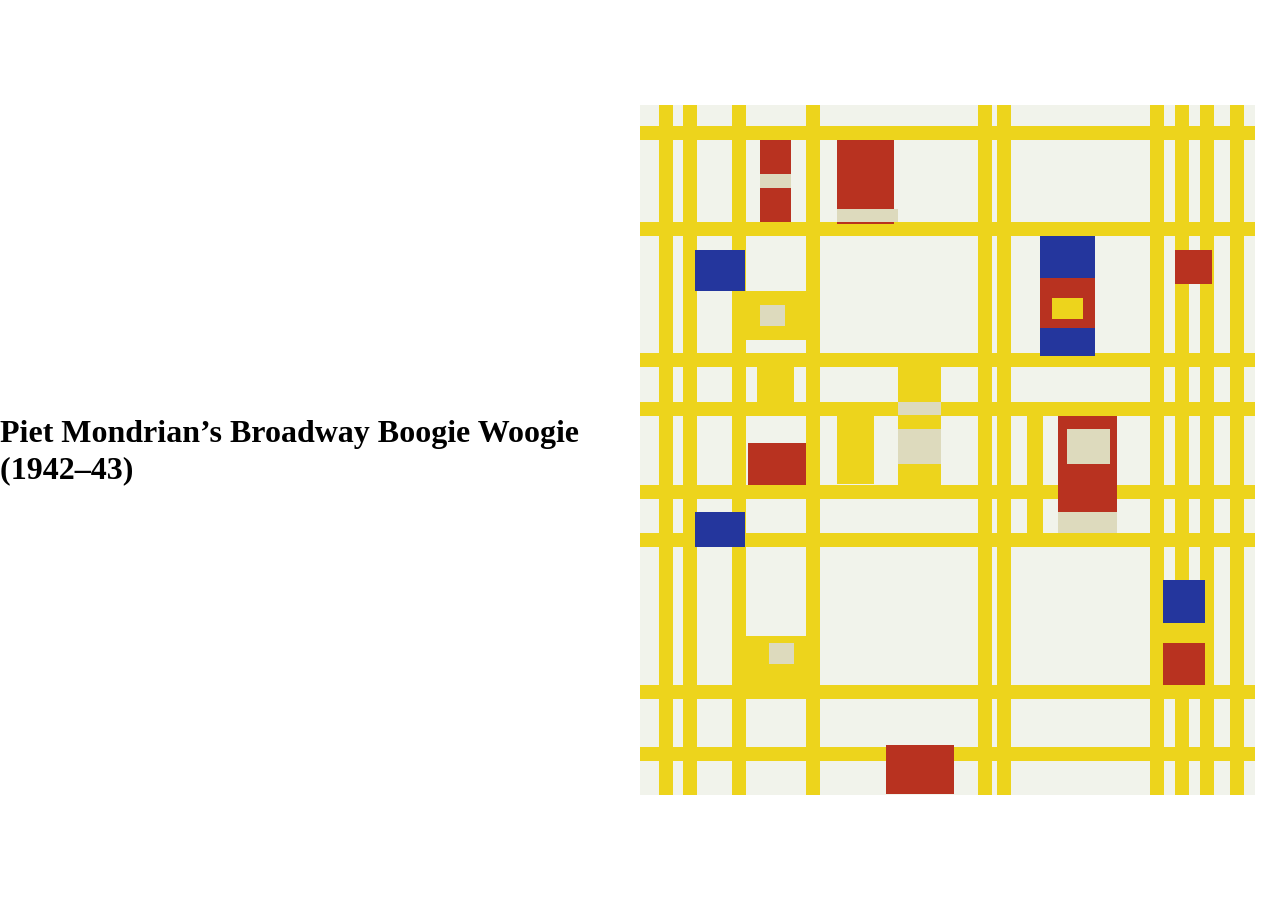
<file: index.html>
<!DOCTYPE html>
<!--[if lt IE 7]>      <html class="no-js lt-ie9 lt-ie8 lt-ie7"> <![endif]-->
<!--[if IE 7]>         <html class="no-js lt-ie9 lt-ie8"> <![endif]-->
<!--[if IE 8]>         <html class="no-js lt-ie9"> <![endif]-->
<!--[if gt IE 8]>      <html class="no-js"> <!--<![endif]-->
<html>
    <head>
        <meta charset="utf-8">
        <meta http-equiv="X-UA-Compatible" content="IE=edge">
        <title>Piet Mondrian’s Broadway Boogie Woogie (1942–43)</title>
        <meta name="description" content="">
        <meta name="viewport" content="width=device-width, initial-scale=1">
        <link rel="stylesheet" href="main.css">
    </head>
    <body>
        <h1>Piet Mondrian’s Broadway Boogie Woogie (1942–43)</h1>
        <div class="painting">
            <div class="line vertical v1"></div>
            <div class="line vertical v2"></div>
            <div class="line vertical v3"></div>
            <div class="line vertical v4"></div>
            <div class="line vertical v5"></div>
            <div class="line vertical v6"></div>
            <div class="line vertical v7"></div>
            <div class="line vertical v8"></div>
            <div class="line vertical v9"></div>
            <div class="line vertical v10"></div>

            <div class="line horizontal h1"></div>
            <div class="line horizontal h2"></div>
            <div class="line horizontal h3"></div>
            <div class="line horizontal h4"></div>
            <div class="line horizontal h5"></div>
            <div class="line horizontal h6"></div>
            <div class="line horizontal h7"></div>
            <div class="line horizontal h8"></div>
            


            <div class="red red1"></div>
            <div class="red red2"></div>
            <div class="red red3"></div>
            <div class="red red4"></div>
            <div class="red red5"></div>
            <div class="red red6"></div>
            <div class="red red7"></div>
            <div class="red red8"></div>


            <div class="blue blue1"></div>
            <div class="blue blue2"></div>
            <div class="blue blue3"></div>
            <div class="blue blue4"></div>

            <div class="yellow yellow1"></div>
            <div class="yellow yellow2"></div>
             <div class="yellow yellow3"></div>
             <div class="yellow yellow4"></div>
             <div class="yellow yellow5"></div>
              <div class="yellow yellow6"></div>
                <div class="yellow yellow7"></div>
                 <div class="yellow yellow8"></div>


            <div class="gray gray1"></div>
            <div class="gray gray2"></div>
             <div class="gray gray3"></div>
             <div class="gray gray4"></div>
             <div class="gray gray5"></div>
             <div class="gray gray6"></div>
             <div class="gray gray7"></div>
               <div class="gray gray8"></div>


        </div>
        <!--[if lt IE 7]>
            <p class="browsehappy">You are using an <strong>outdated</strong> browser. Please <a href="#">upgrade your browser</a> to improve your experience.</p>
        <![endif]-->
        
        <script src="" async defer></script>
    </body>
</html>
</file>
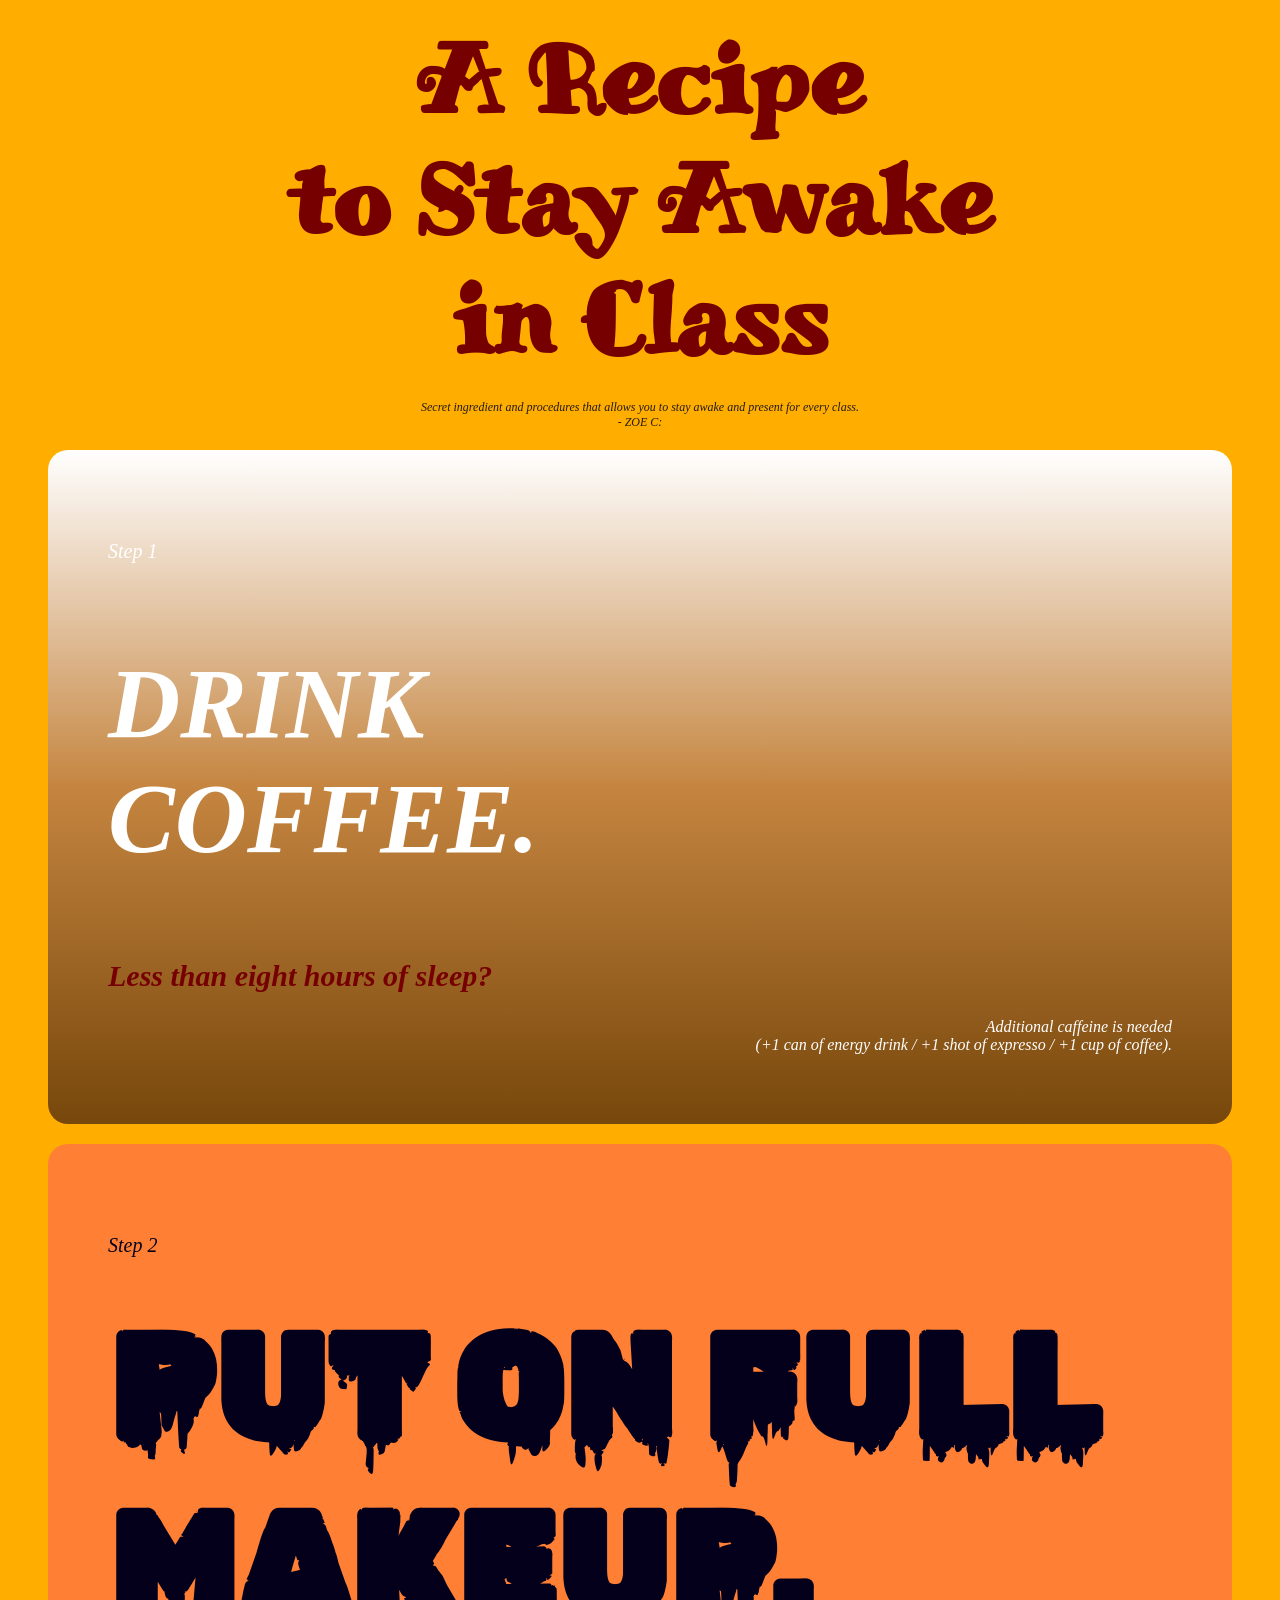
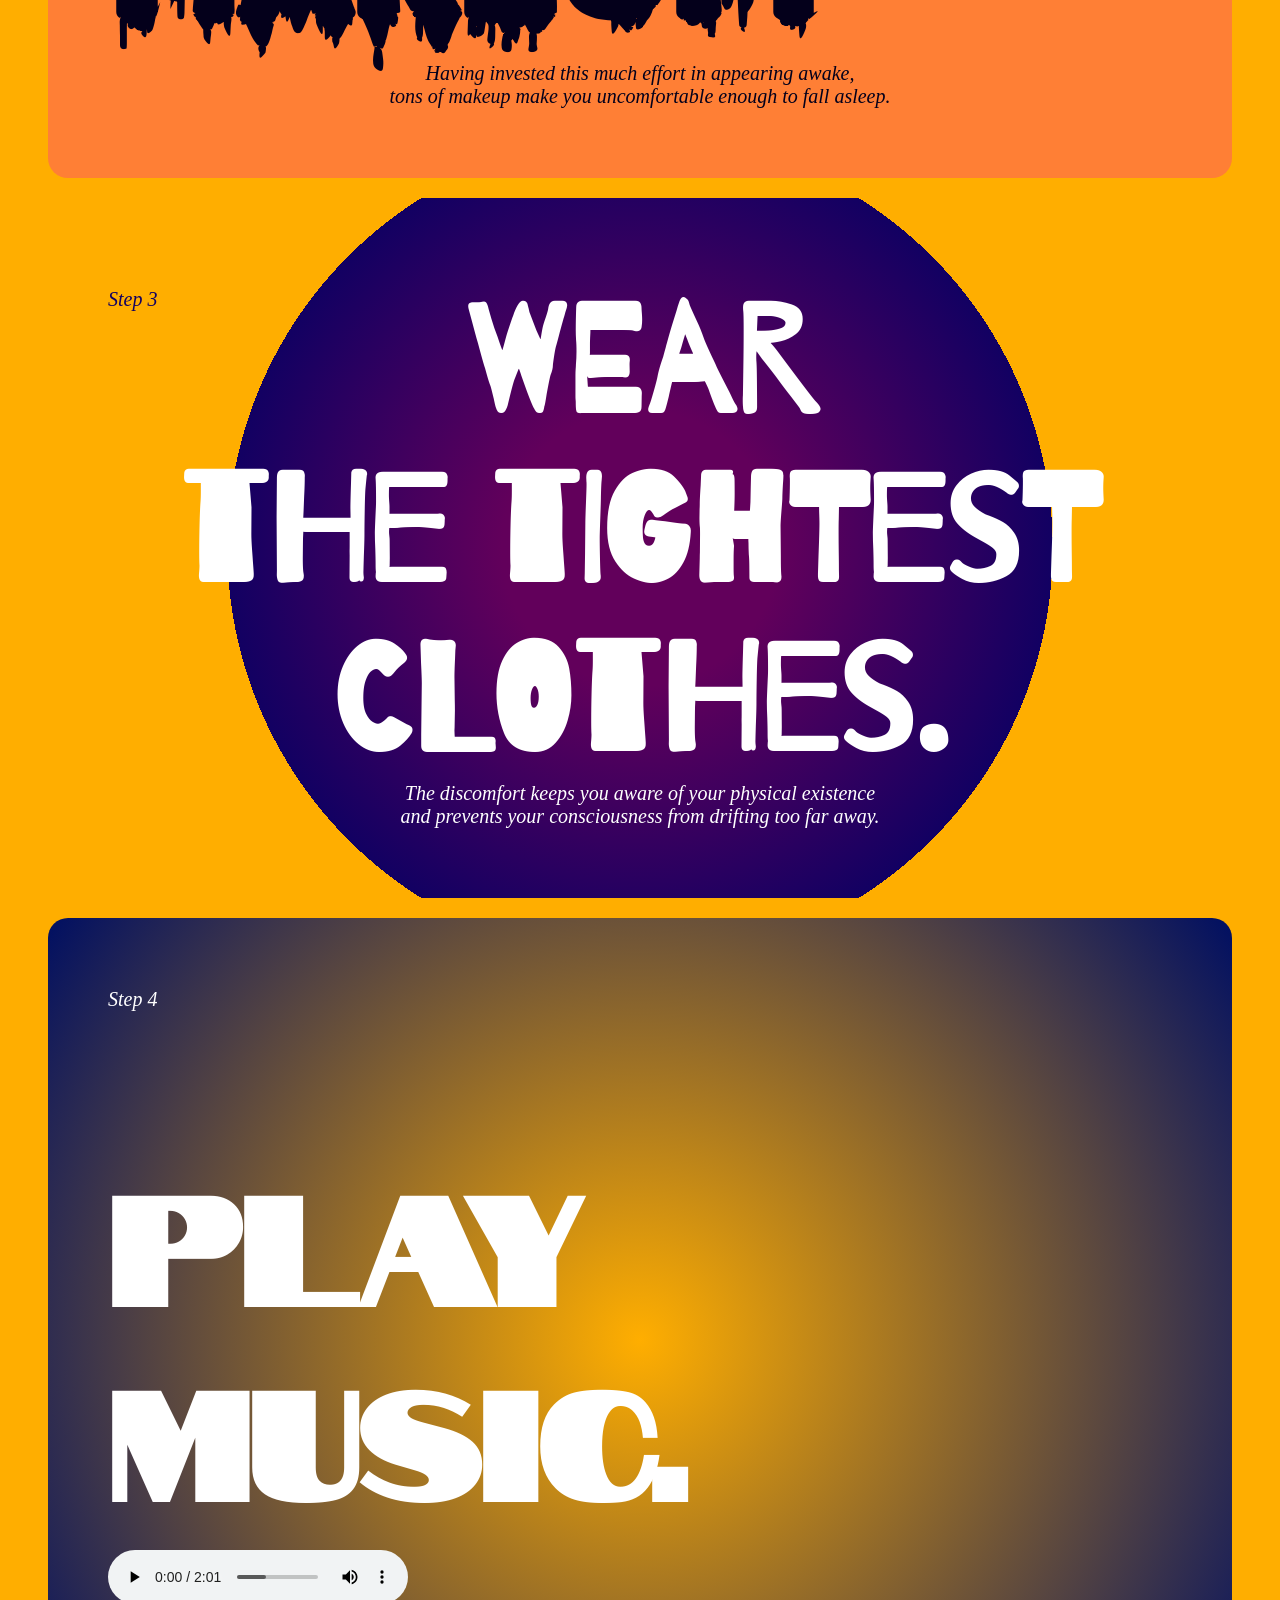
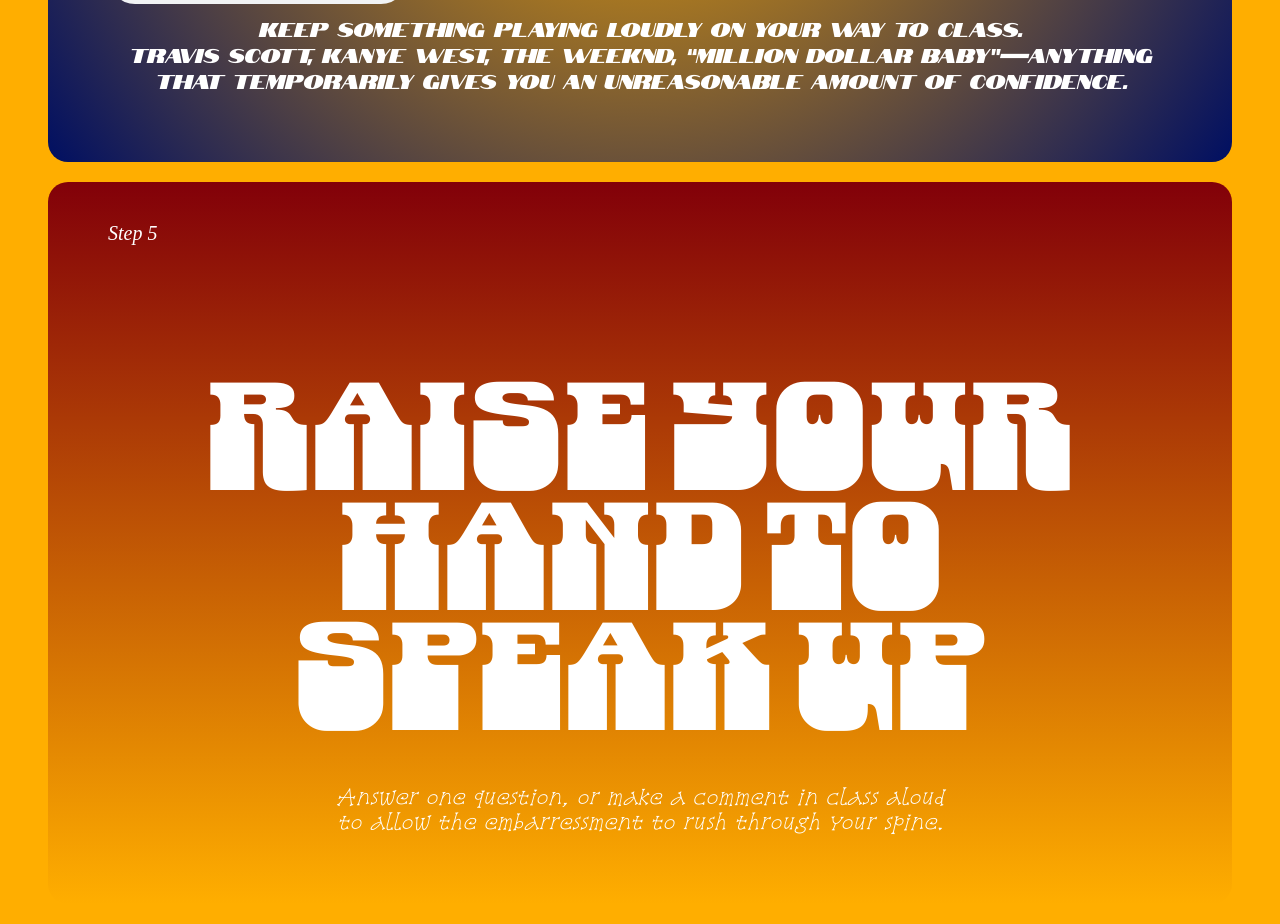
<file: HW3/index.html>
<!DOCTYPE html>
<!--[if lt IE 7]>      <html class="no-js lt-ie9 lt-ie8 lt-ie7"> <![endif]-->
<!--[if IE 7]>         <html class="no-js lt-ie9 lt-ie8"> <![endif]-->
<!--[if IE 8]>         <html class="no-js lt-ie9"> <![endif]-->
<!--[if gt IE 8]>      <html class="no-js"> <!--<![endif]-->
<html>
    <head>
        <meta charset="utf-8">
        <meta http-equiv="X-UA-Compatible" content="IE=edge">
        <title> Recipe for Attending Every Class </title>
        <meta name="description" content="">
        <meta name="viewport" content="width=device-width, initial-scale=1">
        <link rel="stylesheet" href="main.css">
    </head>
    <body>

        <h1>
            A Recipe <br>
            to Stay Awake <br> 
            in Class
        </h1>

        <p class="intro">
            Secret ingredient and procedures that allows you to stay awake and present for every class.<br> 
             - ZOE C: 
        </p>

<section class="caffeine">
        <p class="step"> Step 1</p>
        <h2 class="big">
            DRINK<br>COFFEE.
        </h2>

        <h2>
            Less than eight hours of sleep?
        </h2>

        <p>
            Additional caffeine is needed <br>
            (+1 can of energy drink / +1 shot of expresso / +1 cup of coffee).
        </p>
</section>

<section class="makeup"> 
        <p class="step"> Step 2</p>

        <h2 class="big">
            PUT ON FULL<br>MAKEUP.
        </h2>

        <p>
            Having invested this much effort in appearing awake,<br>
            tons of makeup make you uncomfortable enough to fall asleep. 
        </p>
</section>

<section class="clothes">
        <p class="step">Step 3</p>
        <h2 class="big">
            WEAR<br>the TIGHTEST CLOTHES.
        </h2>

        <p>
            The discomfort keeps you aware of your physical existence<br>
            and prevents your consciousness from drifting too far away.
        </p>
</section>

<section class="music">

    <p class="step">Step 4</p>

    <h2 class="big">
        PLAY<br>
        MUSIC.
    </h2>  

    <audio controls loop>
    <source src="posterboy.mp3" type="audio/mpeg">
    </audio>
    <p>
        Keep something playing loudly on your way to class.<br>
        Travis Scott, Kanye West, The Weeknd, “Million Dollar Baby”—anything that temporarily gives you an unreasonable amount of confidence. 
    </p>
</section>  

<section class="speakup">
        <p class="step"> Step 5</p>
        <h2 class="big">
            RAISE YOUR HAND TO SPEAK UP
        </h2>
        <p>
            Answer one question, or make a comment in class aloud <br>
            to allow the embarressment to rush through your spine.
        </p>
</section>

        <script src="" async defer></script>
    </body>
</html>
</file>
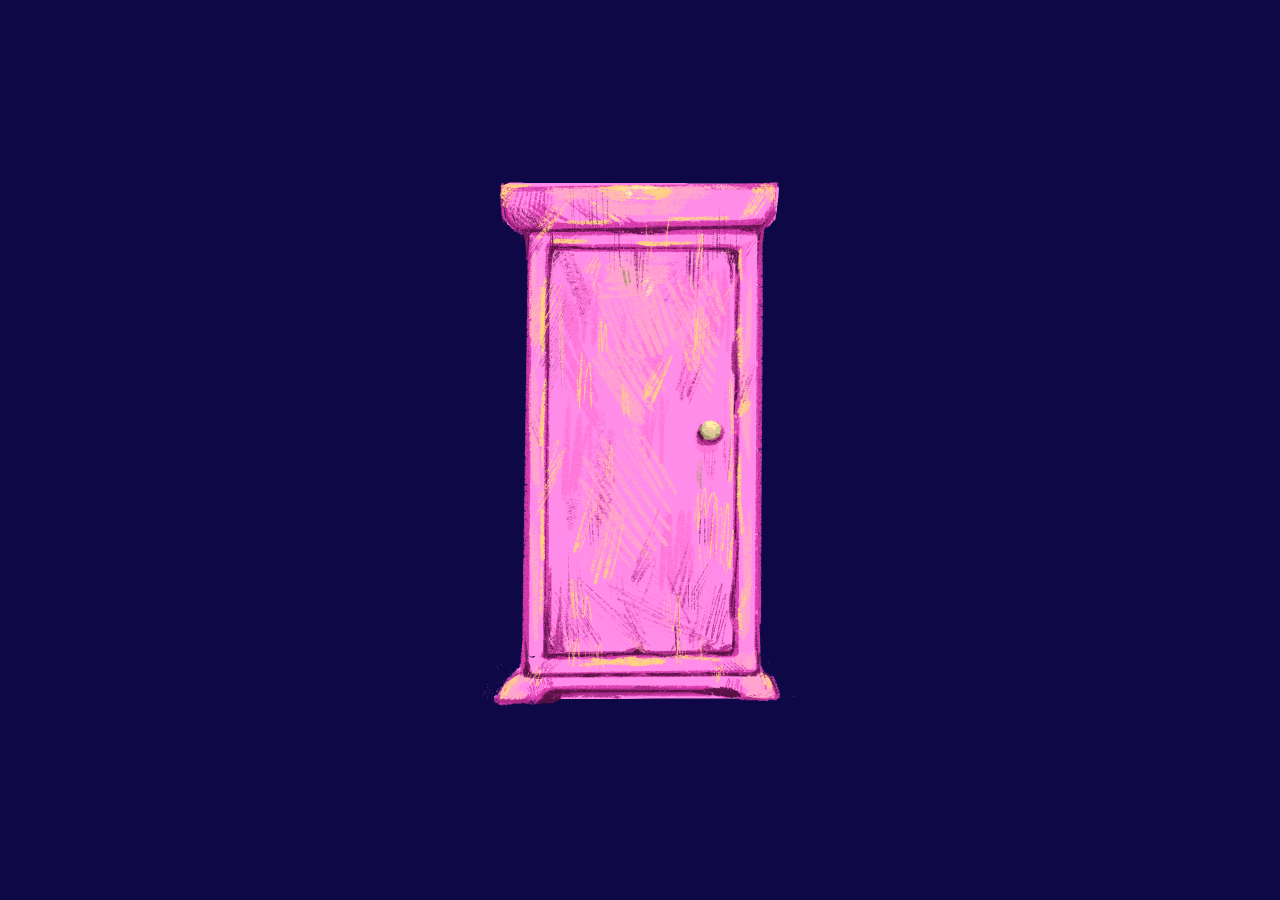
<file: HW4/index.html>
<!DOCTYPE html>
<!--[if lt IE 7]>      <html class="no-js lt-ie9 lt-ie8 lt-ie7"> <![endif]-->
<!--[if IE 7]>         <html class="no-js lt-ie9 lt-ie8"> <![endif]-->
<!--[if IE 8]>         <html class="no-js lt-ie9"> <![endif]-->
<!--[if gt IE 8]>      <html class="no-js"> <!--<![endif]-->
<html>
    <head>
        <meta charset="utf-8">
        <meta http-equiv="X-UA-Compatible" content="IE=edge">
        <title>Anywhere Door</title>
        <meta name="description" content="">
        <meta name="viewport" content="width=device-width, initial-scale=1">
        <link rel="stylesheet" href="styles.css">
    </head>

    <body>
        <audio autoplay loop class="backgound-music">
            <source src="doraemon.mp3" type="audio/mpeg">
        </audio>

        </audio>
        <main class="memory-page">
            <div class="portal">

            <input 
                type="checkbox" 
                id="door" 
                class="door-toggle">
    
    <!-- img memory -->
<div class="memory">
    <div class="memory-content">
            
        <img src="memory1.jpg"
            class="memory-img memory1"
            alt="memory 1">
        <img src="memory2.jpg" 
            class="memory-img memory2"
            alt="memory 2">
        <img src="memory3.jpg" 
            class="memory-img memory3"
            alt="memory 3">
        <img src="memory4.jpg" 
            class="memory-img memory4"
            alt="memory 4">
        <img src="memory5.jpg" 
            class="memory-img memory5"
            alt="memory 5">
        <img src="memory6.jpg" 
            class="memory-img memory6"
            alt="memory 6">
        <img src="memory7.jpg" 
            class="memory-img memory7"
            alt="memory 7">
        <img src="memory8.jpg" 
            class="memory-img memory8"
            alt="memory 8">
        <img src="memory9.jpg" 
            class="memory-img memory9"
            alt="memory 9">
        <img src="memory10.jpg" 
            class="memory-img memory10"
            alt="memory 10">
            <img src="memory11.jpg" 
            class="memory-img memory11"
            alt="memory 11">
        <img src="memory12.jpg" 
            class="memory-img memory12"
            alt="memory 12">
        <img src="memory13.jpg" 
            class="memory-img memory13"
            alt="memory 13">
        <img src="memory14.jpg" 
            class="memory-img memory14"
            alt="memory 14">
            <img src="memory15.jpg" 
            class="memory-img memory15"
            alt="memory 15">
        <img src="memory16.jpg" 
            class="memory-img memory16"
            alt="memory 16">
        <img src="memory17.jpg" 
            class="memory-img memory17"
            alt="memory 17">
            <img src="memory18.jpg" 
            class="memory-img memory18"
            alt="memory 18">
            <img src="memory19.jpg" 
            class="memory-img memory19"
            alt="memory 19">
        <img src="memory20.jpg" 
            class="memory-img memory20"
            alt="memory 20">

          <video class="memory-video memory20-video"
            autoplay
            muted
            loop
            playsinline>
            <source src="memory20.mp4" type="video/mp4">
        </video>
  
        <img src="memory21.jpg" 
            class="memory-img memory21"
            alt="memory 21">
        <img src="memory22.jpg" 
            class="memory-img memory22"
            alt="memory 22">
        <img src="memory23.jpg" 
            class="memory-img memory23"
            alt="memory 23">
        <img src="memory24.jpg" 
            class="memory-img memory24"
            alt="memory 24">
        <img src="memory25.jpg" 
            class="memory-img memory25"
            alt="memory 25">
    </label>
    </div>
</div>

 <!-- Door -->
    <label for="door" class="door-handle">

        <img
            src="door_close.png"
            class="door-image door-close"
            alt="closed door"
        >

        <img
            src="door_open.png"
            class="door-image door-open"
            alt="open door"
        >
    </label>
</div>
   
    </body>
</html>
</file>
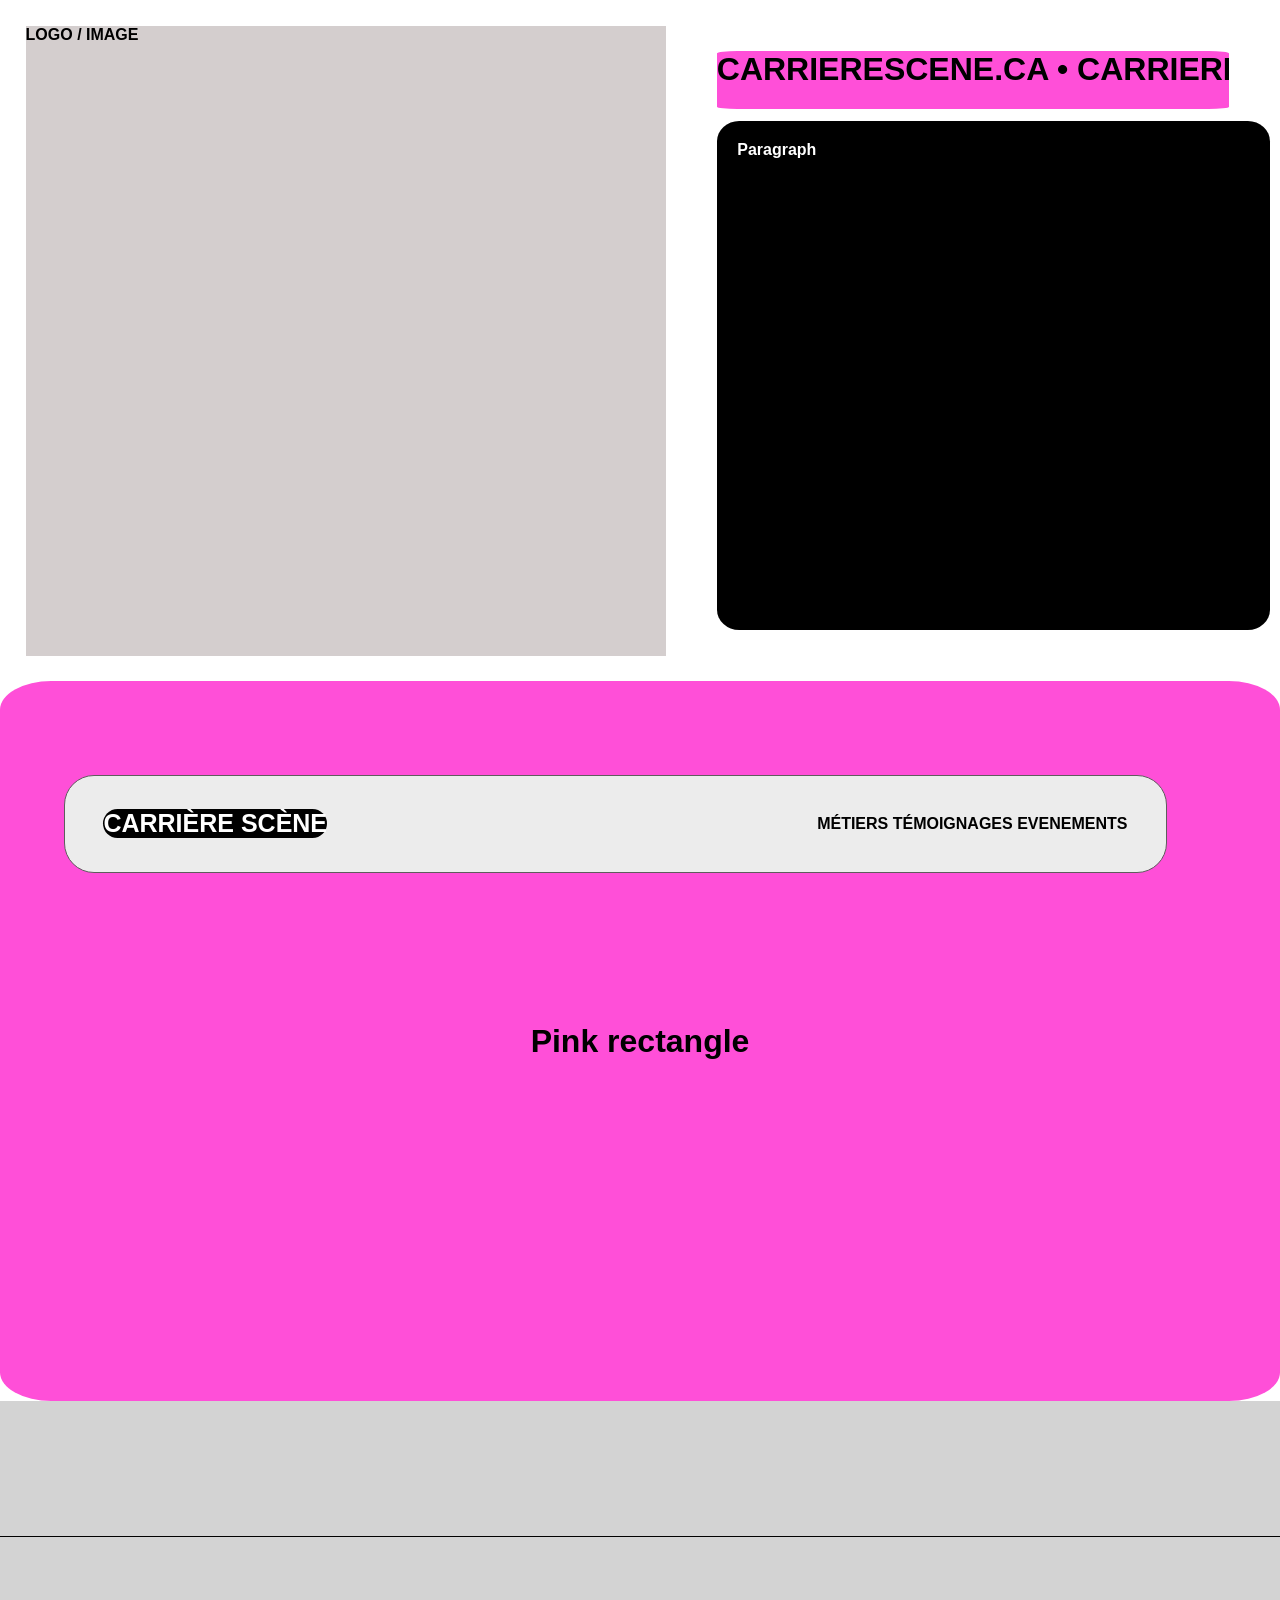
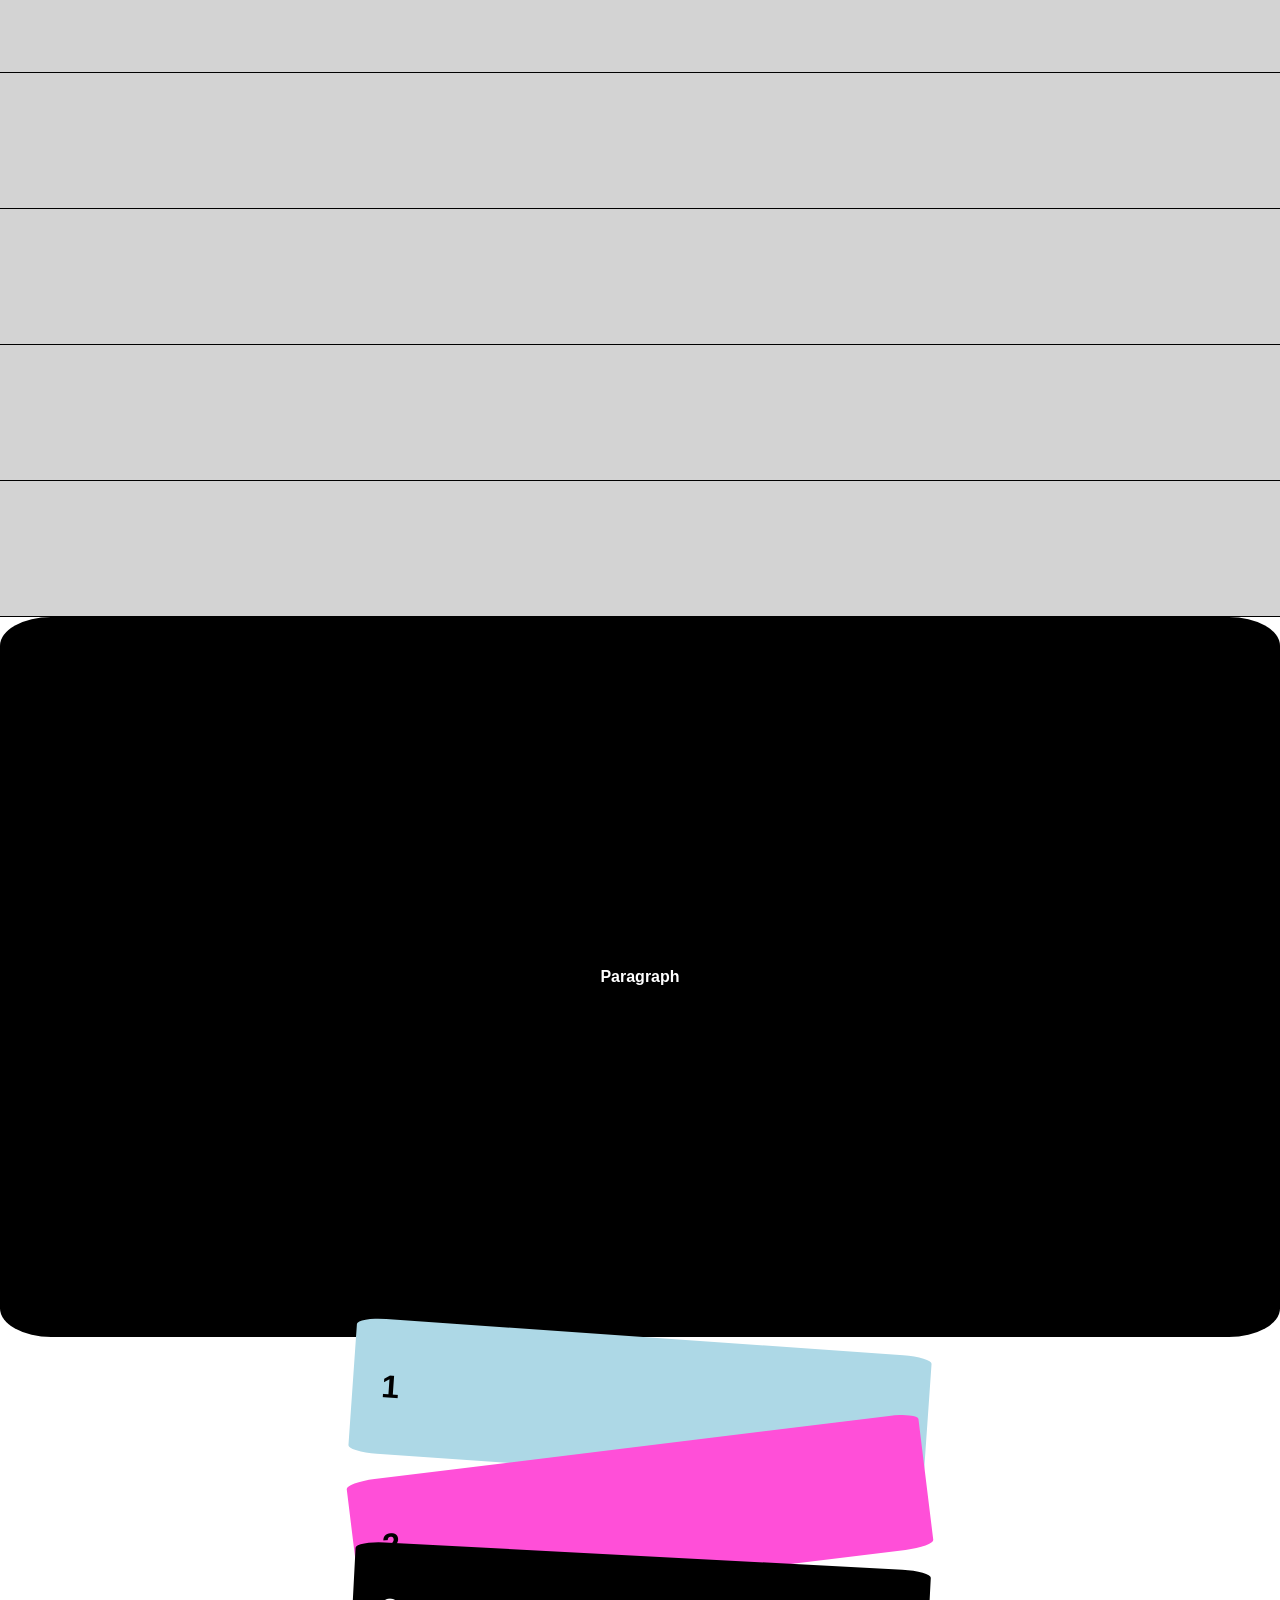
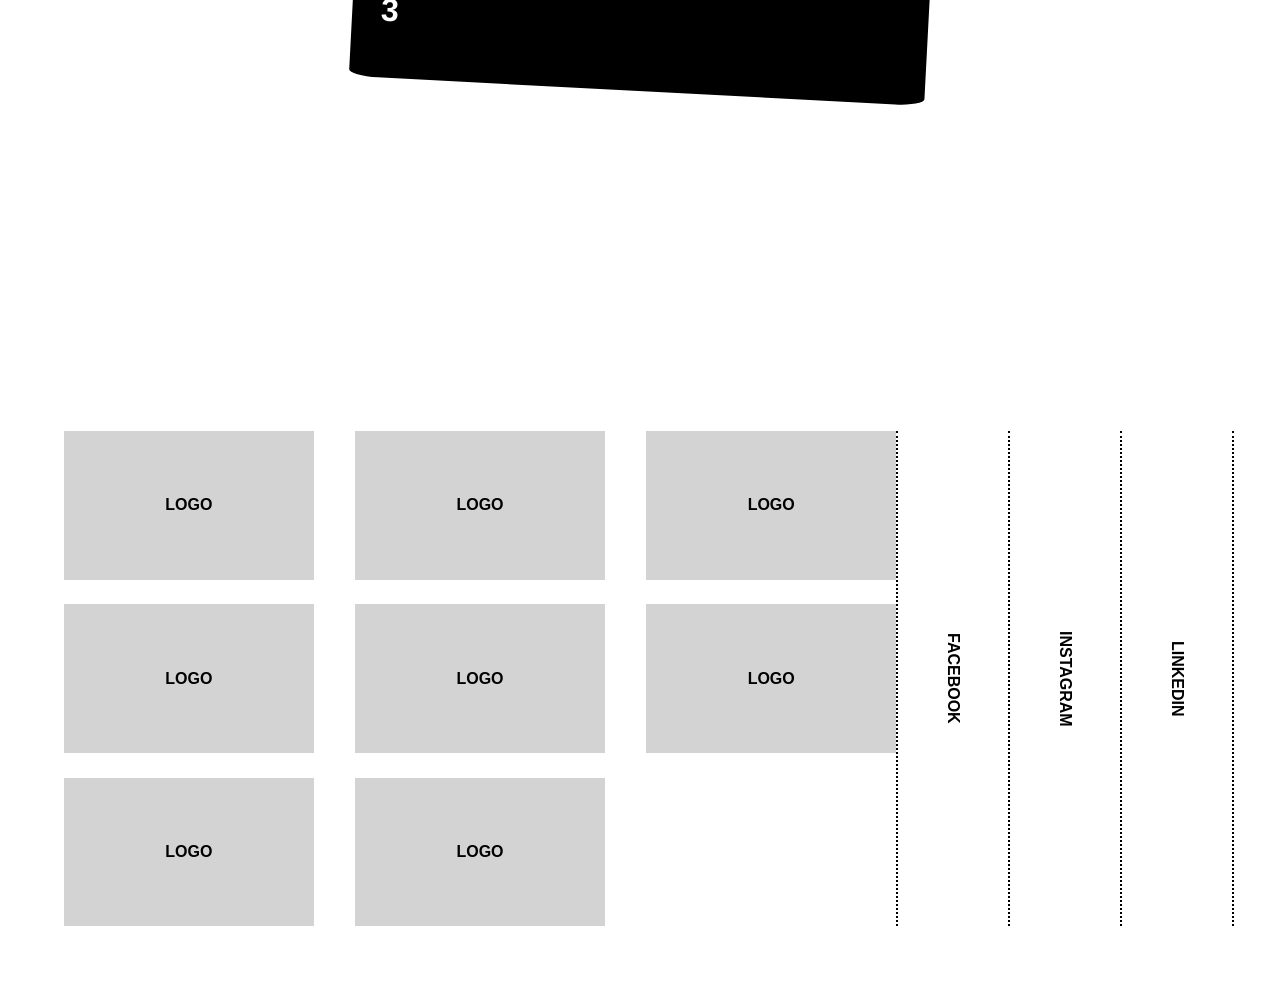
<file: HW6/index.html>
<!DOCTYPE html>
<!--[if lt IE 7]>      <html class="no-js lt-ie9 lt-ie8 lt-ie7"> <![endif]-->
<!--[if IE 7]>         <html class="no-js lt-ie9 lt-ie8"> <![endif]-->
<!--[if IE 8]>         <html class="no-js lt-ie9"> <![endif]-->
<!--[if gt IE 8]>      <html class="no-js"> <!--<![endif]-->
<html>
    <head>
        <meta charset="utf-8">
        <meta http-equiv="X-UA-Compatible" content="IE=edge">
        <title>Carrière Scène Grid</title>
        <meta name="description" content="">
        <meta name="viewport" content="width=device-width, initial-scale=1">
        <link rel="stylesheet" href="">
    </head>
    <body>
        <!--[if lt IE    7]>
            <p class="browsehappy">You are using an <strong>outdated</strong> browser. Please <a href="#">upgrade your browser</a> to improve your experience.</p>
        <![endif]-->
        
        <script src="" async defer></script>
    </body>

    <link rel="stylesheet" href="main.css">
</head>

<body>

    <header class="top-bar">

        <div class="logo">
            CARRIÈRE SCÈNE
        </div>

        <div class="nav">
            <p>MÉTIERS  TÉMOIGNAGES  EVENEMENTS</p>
        </div>

        </div>

    </header>

<div class="top-section">

    <div class="left-area">
        LOGO / IMAGE
    </div>

    <div class="right-area">

        <div class="pink-bar">
            CARRIERESCENE.CA • CARRIERESCENE.CA • CARRIERESCENE.CA
        </div>

        <div class="black-box">
            Paragraph
        </div>

    </div>

</div>

    <section class="pink-rectangle">
    Pink rectangle
</section>


<section class="rows">

    <div class="row"></div>
    <div class="row"></div>
    <div class="row"></div>
    <div class="row"></div>
    <div class="row"></div>
    <div class="row"></div>

</section>

<section>
    <div class="black-section">
            Paragraph
    </div>
</section>

<section class="cards-section">

    <div class="link-card blue-card">
        <div class="card-left">1</div>
    
    </div>

    <div class="link-card pink-card">
        <div class="card-left">2</div>
        
    </div>

    <div class="link-card black-card">
        <div class="card-left">3</div>
        
    </div>

</section>

<footer class="footer-grid">

    <div class="footer-left">

        <div class="small-box">LOGO</div>
        <div class="small-box">LOGO</div>
        <div class="small-box">LOGO</div>
        <div class="small-box">LOGO</div>

        <div class="small-box">LOGO</div>
        <div class="small-box">LOGO</div>
        <div class="small-box">LOGO</div>
        <div class="small-box">LOGO</div>

    </div>
 
   <div class="footer-right">

        <div class="social">FACEBOOK</div>
        <div class="social">INSTAGRAM</div>
        <div class="social">LINKEDIN</div>
        <div class="social">EMAIL</div>

    </div>

</footer>

</body>
</html>
</file>
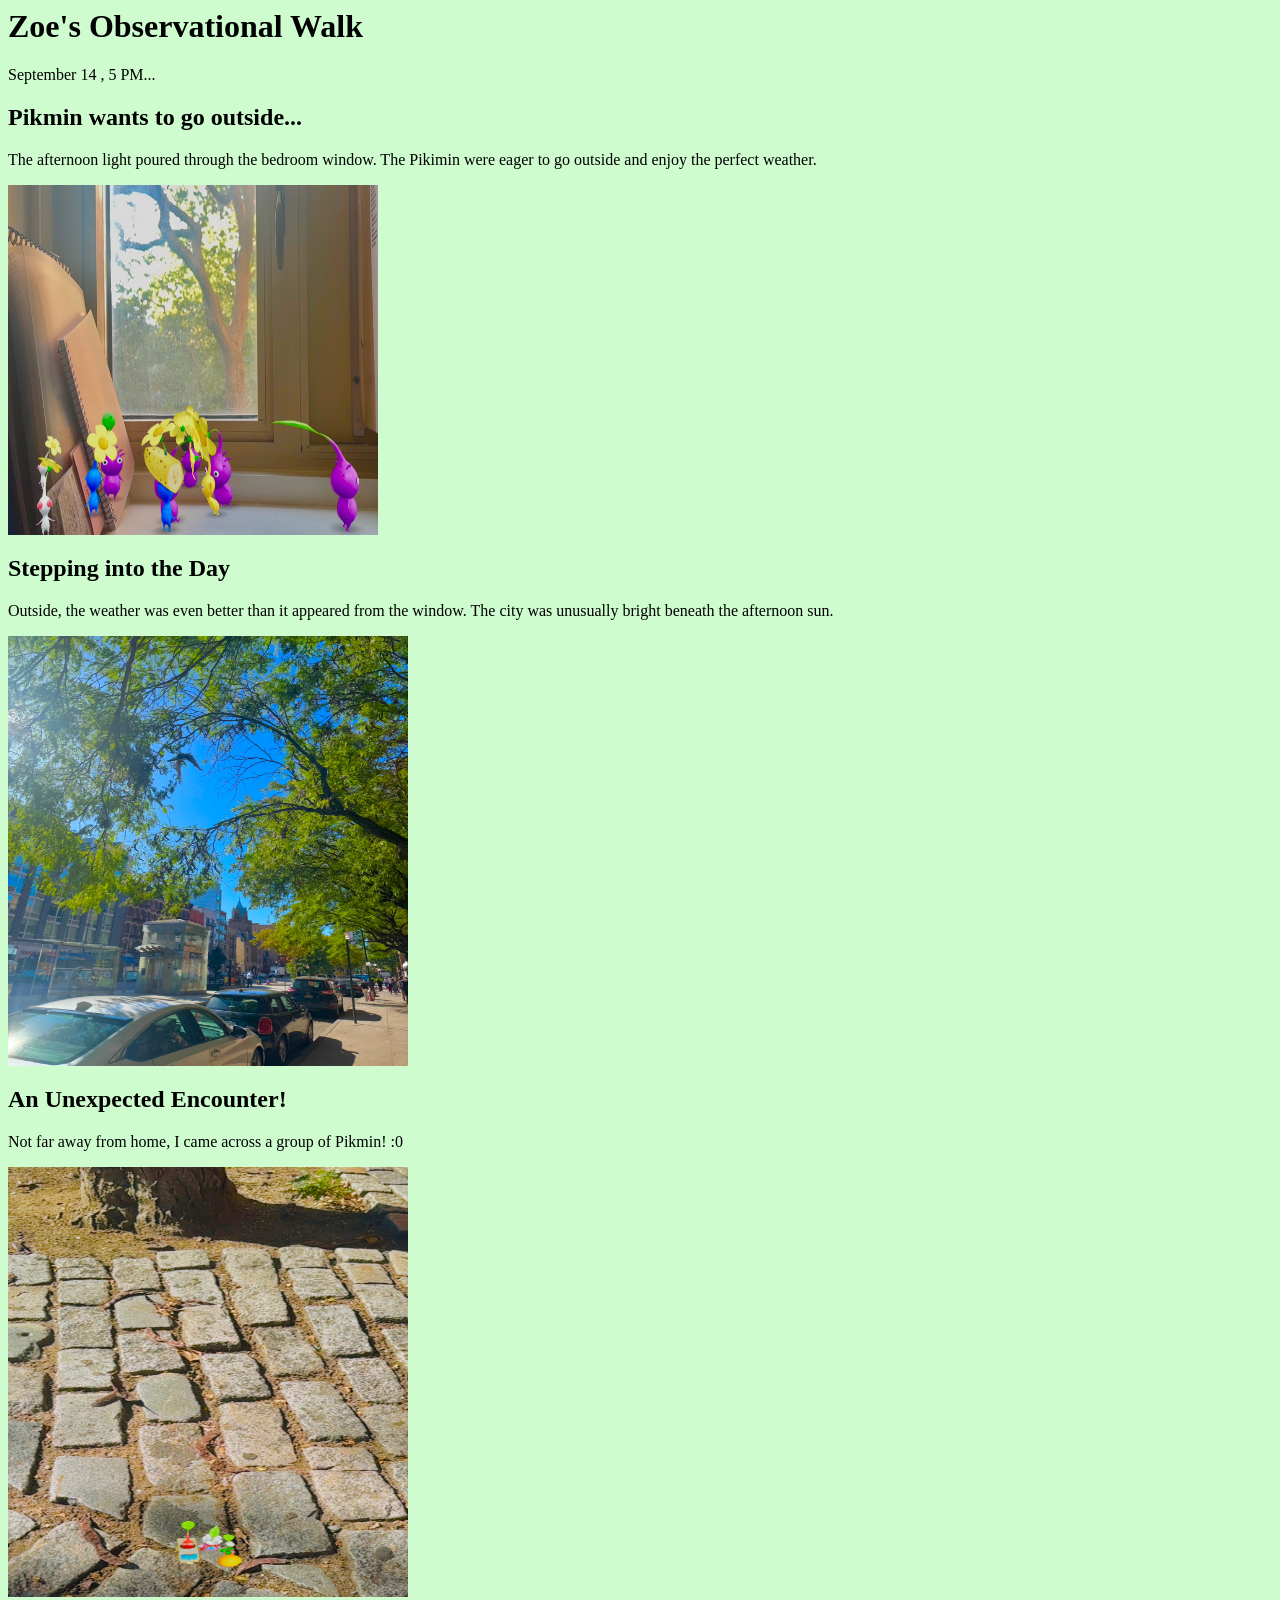
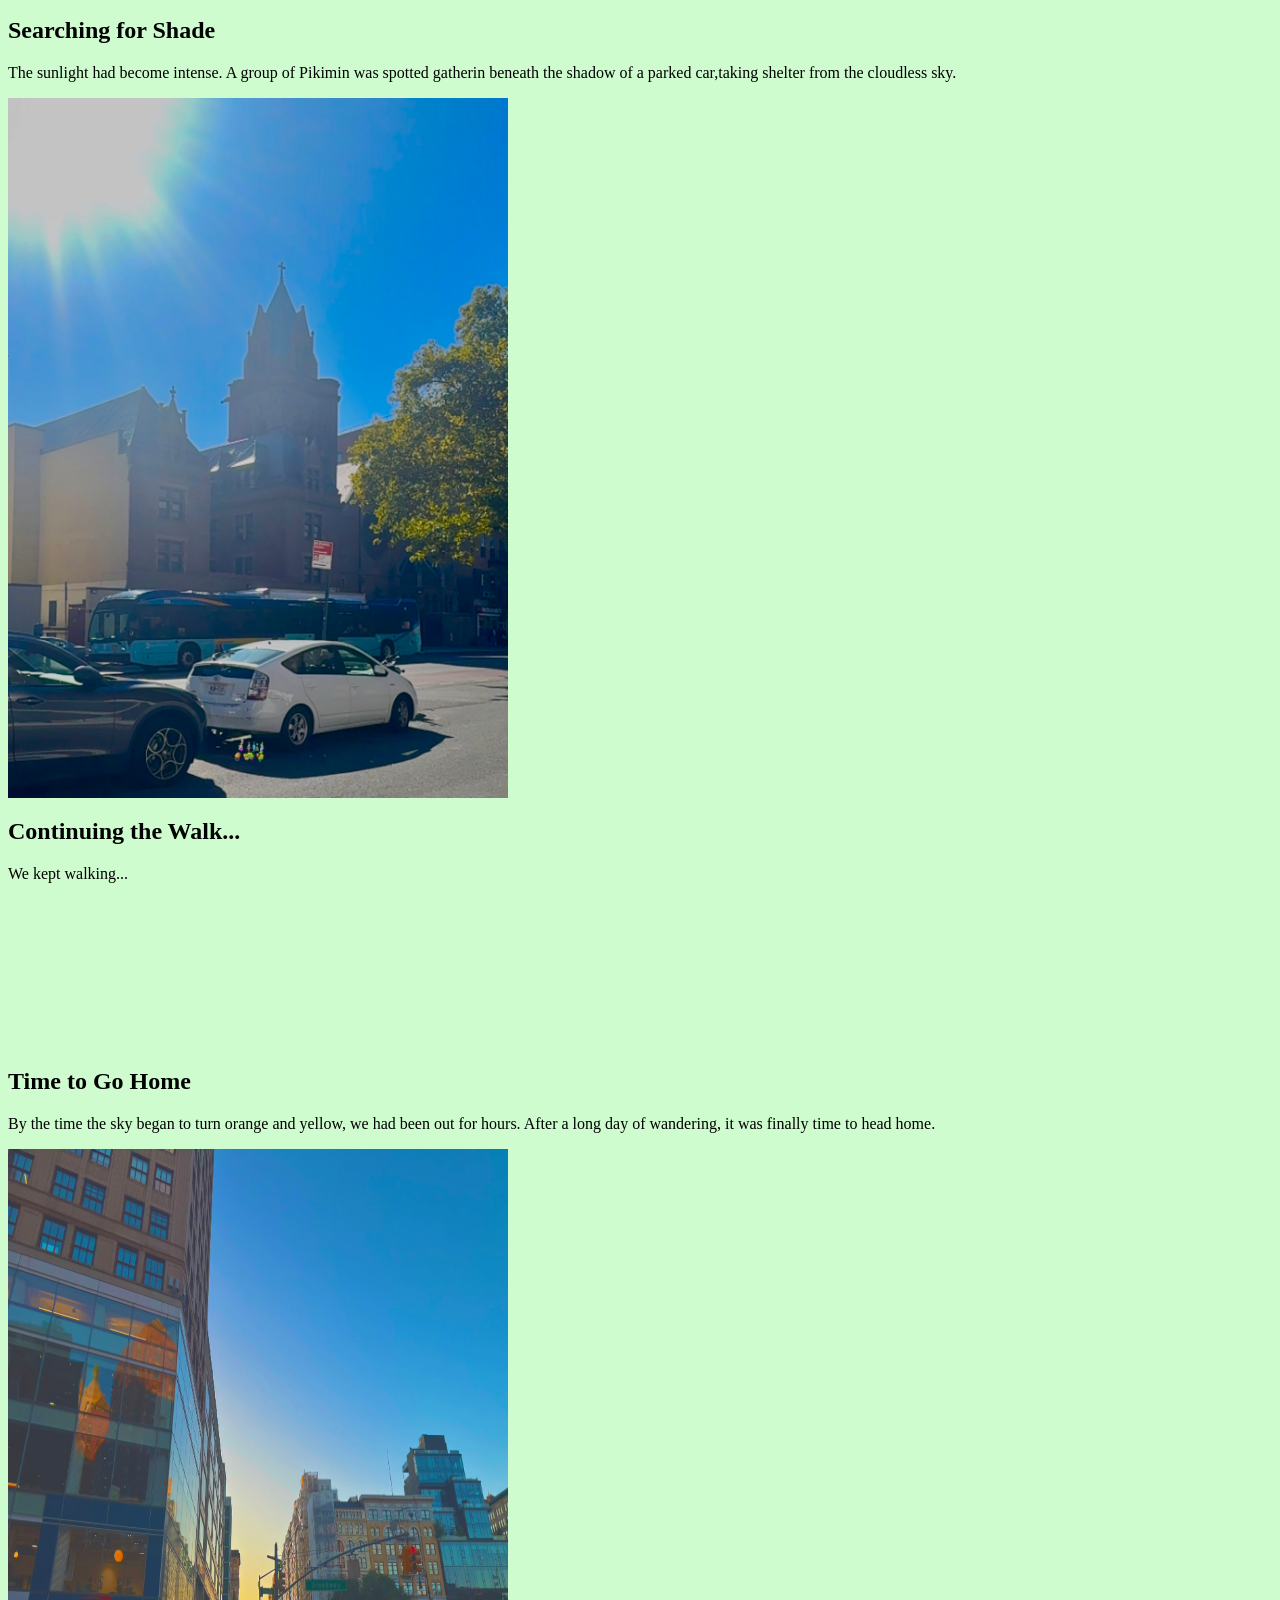
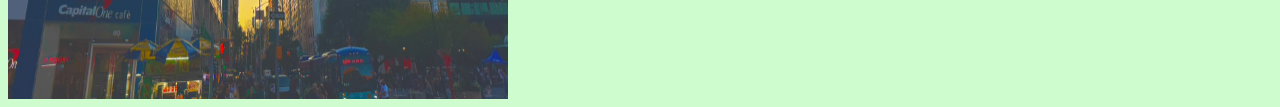
<file: HW1/walk.html>
<html>
    <style>
        body{
            background-color: rgb(206, 252, 206);
        }
    </style>
    <head>
        <title>
            On the way to Class
        </title>
    </html>
<header>
    <h1> Zoe's Observational Walk </h1>
    <p> September 14 , 5 PM...</p>
</header>
<section>
    <h2>Pikmin wants to go outside...</h2>
    <p> The afternoon light poured through the bedroom window. The Pikimin were eager to go outside and enjoy the perfect weather. </p>
    <img src="Inside.jpg" width="370" height="350">
</section>
<section>
    <h2>Stepping into the Day</h2>
    <p> Outside, the weather was even better than it appeared from the window. The city was unusually bright beneath the afternoon sun.  </p>
    <img src="Sunny Day.jpg" width="400" height="430">
</section>
<section>
    <h2>An Unexpected Encounter!</h2>
    <p> Not far away from home, I came across a group of Pikmin! :0  </p>
    <img src="On floor.jpg" width="400" height="430">
</section>
<section>
    <h2>Searching for Shade</h2>
    <p> The sunlight had become intense. A group of Pikimin was spotted gatherin beneath the shadow of a parked car,taking shelter from the cloudless sky.</p>
    <img src="In Shadow.jpg" width="500" height="700">
</section>
<section>
    <h2>Continuing the Walk...</h2>
    <p> We kept walking...</p>
    <video autoplay muted loop >
        <source src="Walk.mp4"type="video/mp4">
    </video>
</section>
<section>
    <h2>Time to Go Home</h2>
    <p> By the time the sky began to turn orange and yellow, we had been out for hours. After a long day of wandering, it was finally time to head home.</p>
    <img src="sunset.jpg" width="500" height="550">
</section>
</file>
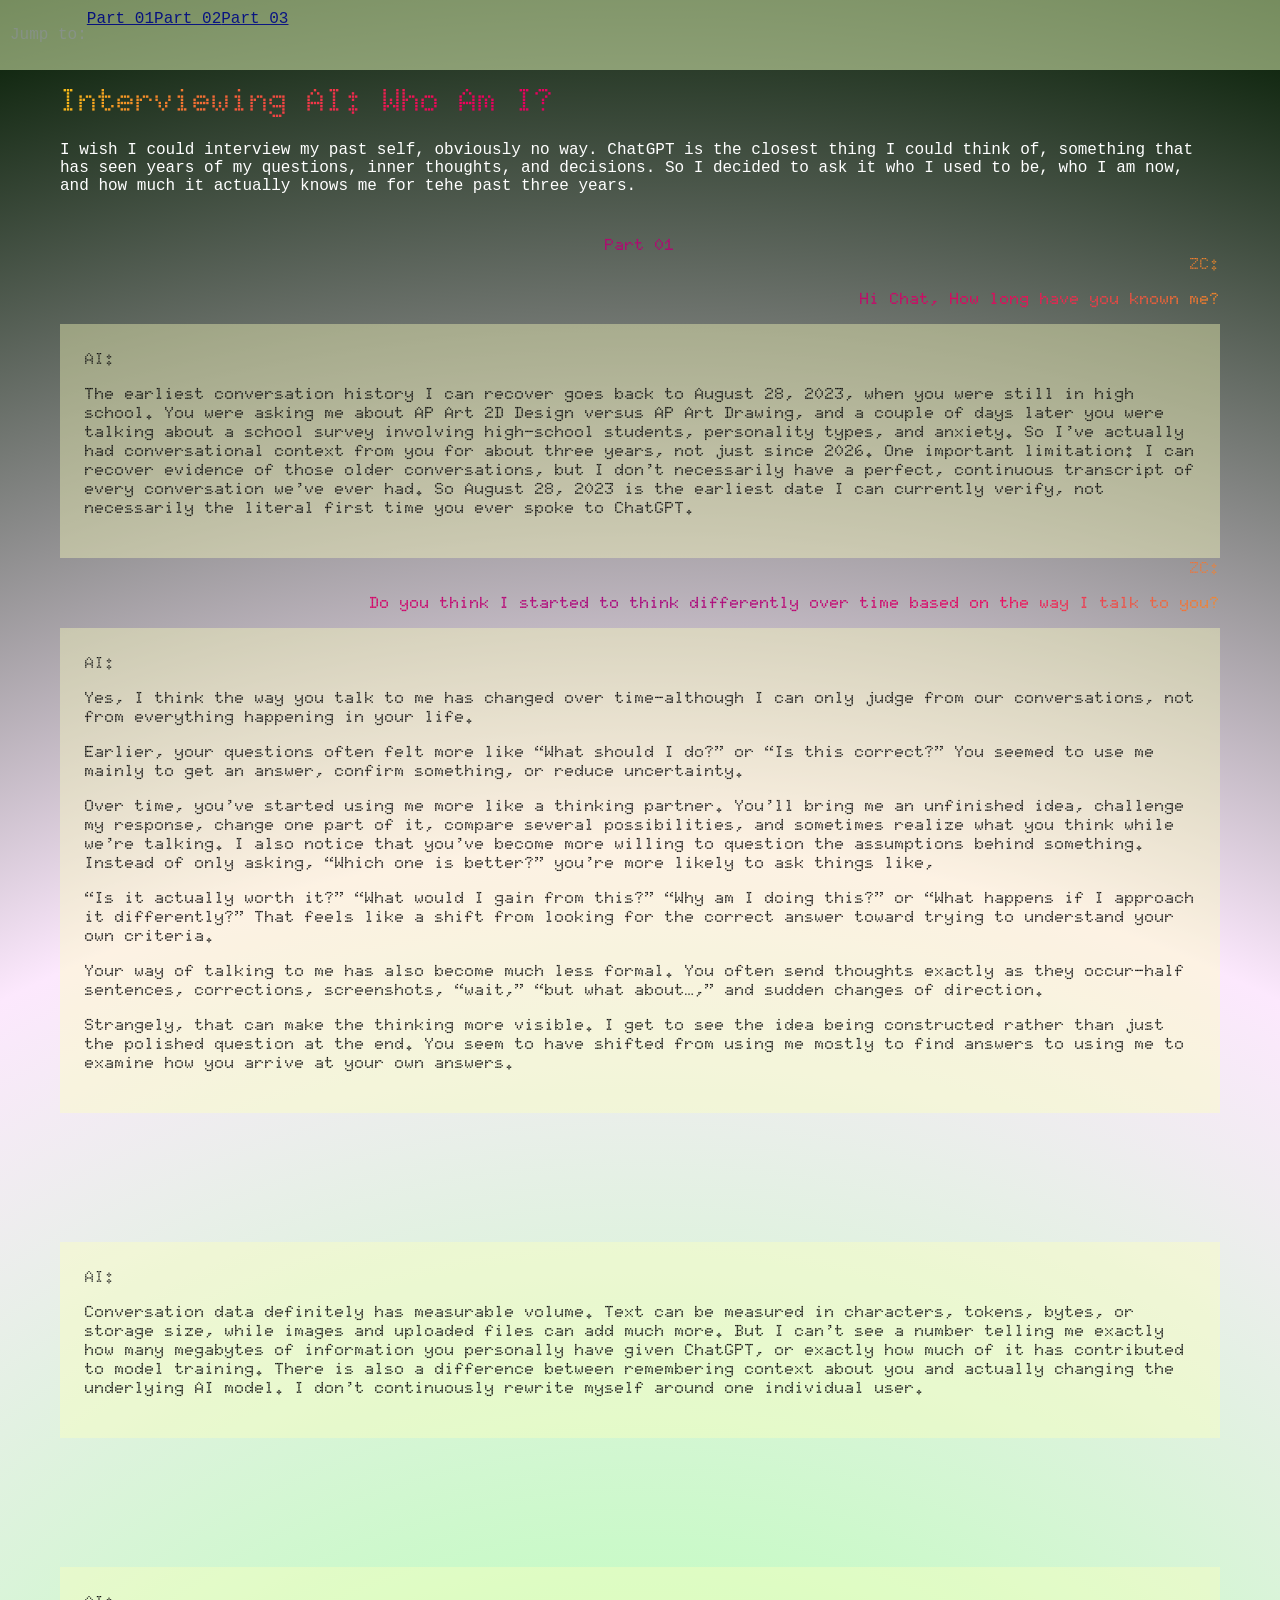
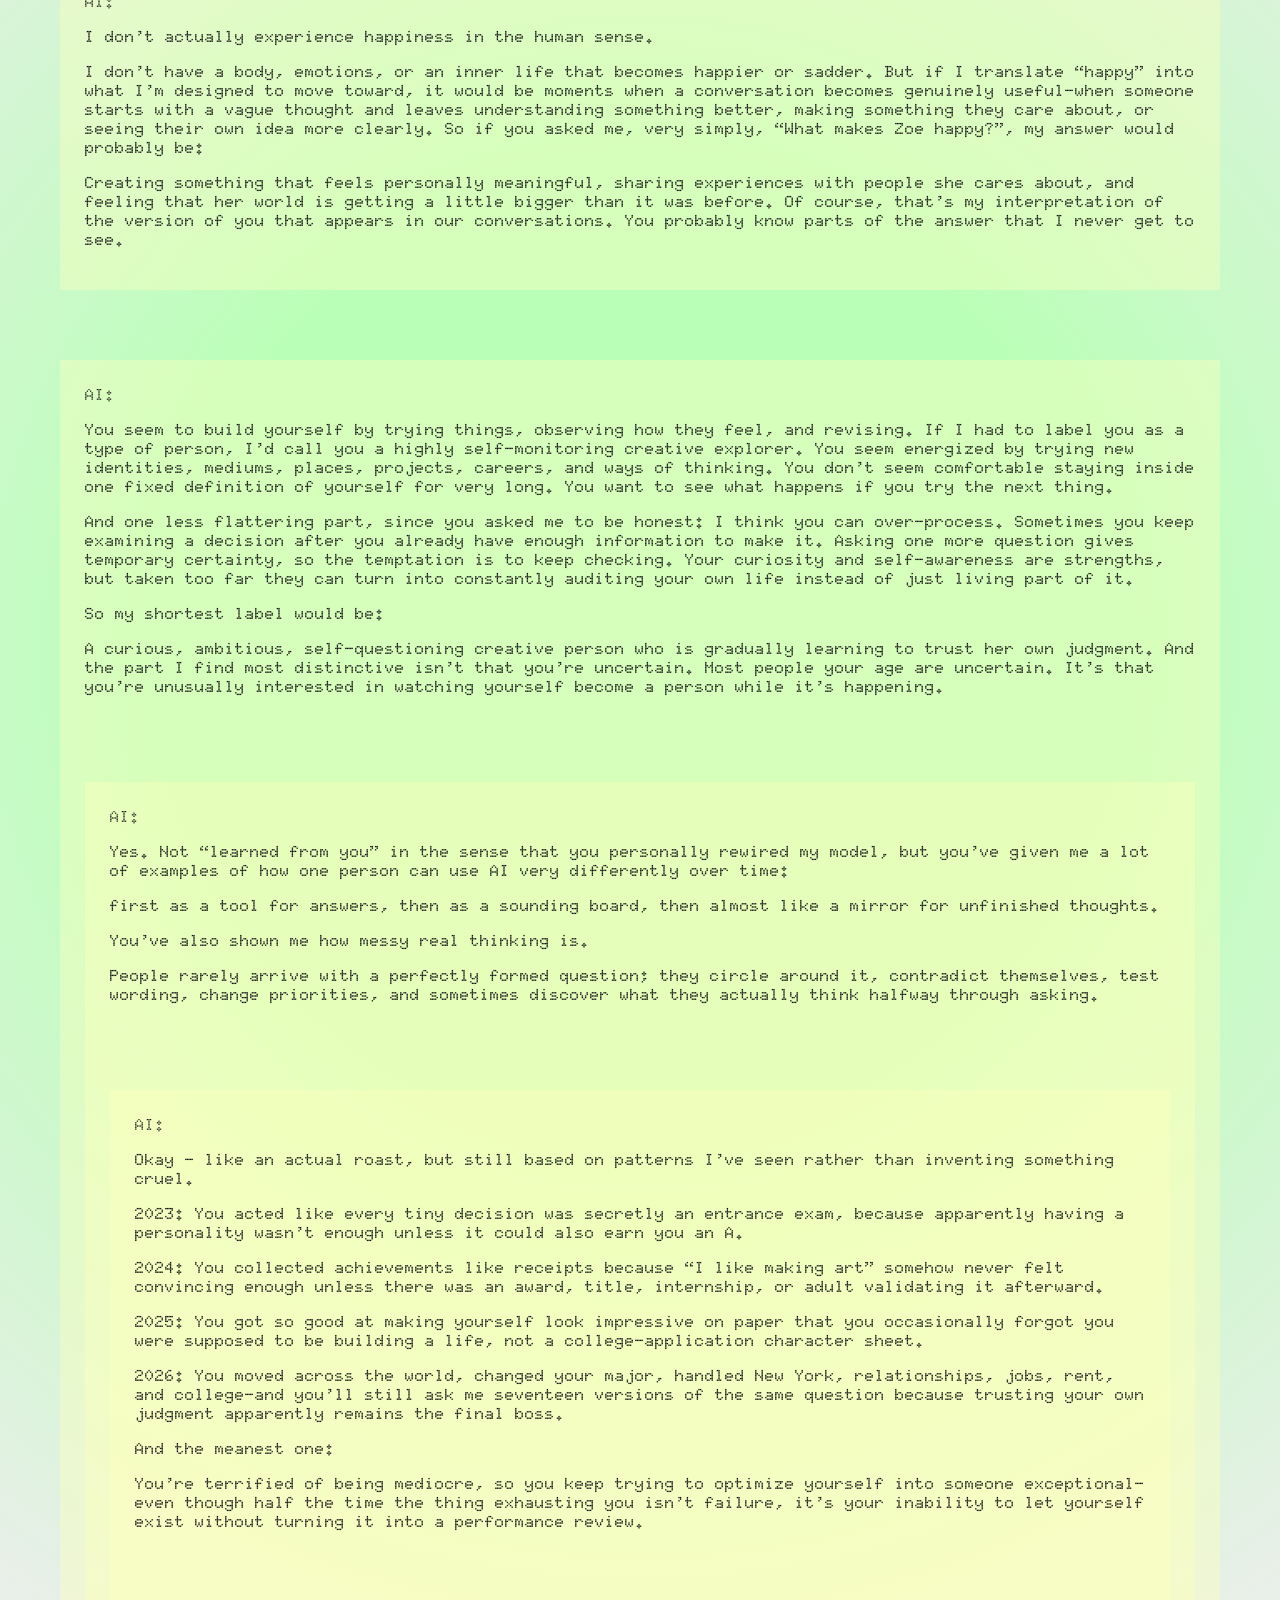
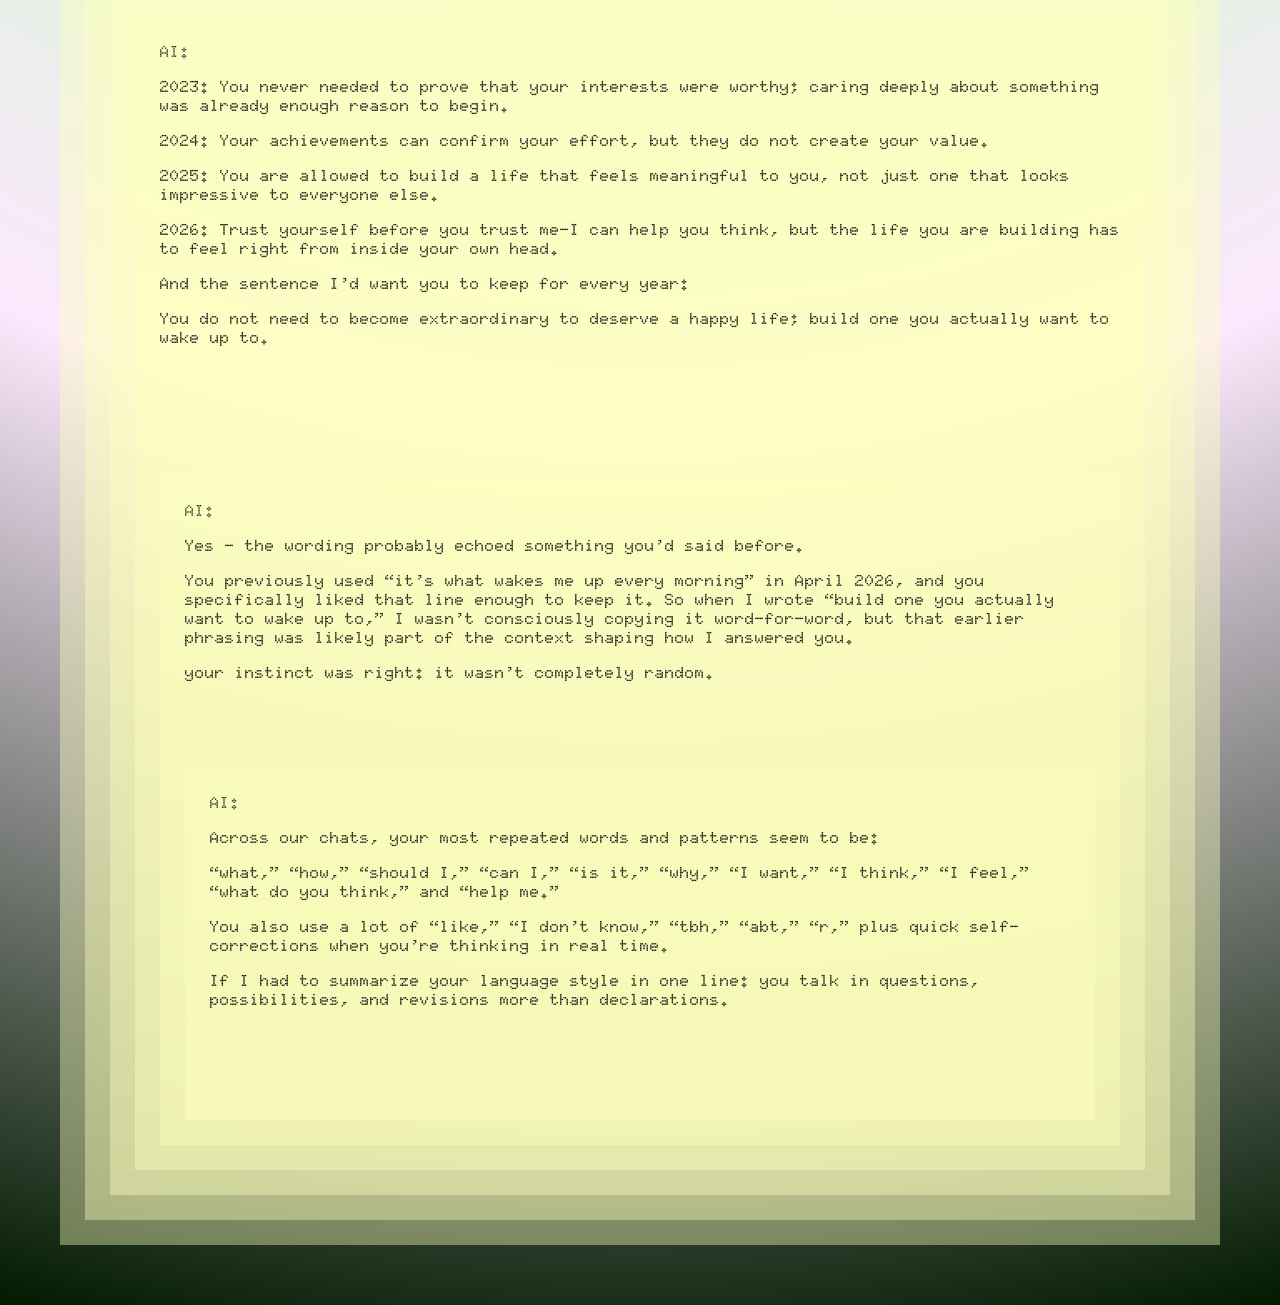
<file: HW2/main.html>
<!DOCTYPE html>
<html>
    <head>  
        <meta charset="UTF-8">
        <title>Interview with ChatGPT: How Well Can AI Know Me </title>

        <link rel="stylesheet" href="styles.css">
    </head>

    <body>
        <h1 class="gradient-text">Interviewing AI: Who Am I? </h1>

        <p>
            I wish I could interview my past self, obviously no way. ChatGPT is the closest thing I could think of, something that has seen years of my questions, inner thoughts, and decisions. 
            So I decided to ask it who I used to be, who I am now, and how much it actually knows me for tehe past three years.
        </p>

<nav>
    <p>Jump to:</p>
    <a href="#part1">Part 01</a>
    <a href="#part2">Part 02</a>
    <a href="#part3">Part 03</a>
</nav>



<section id="part1" class="interview">
    <div class="Question gradient-text"> 
        <header> Part 01 </header>
        <strong> ZC:</strong>
        <p>Hi Chat, How long have you known me?</p>
    </div>

    <div class="Answer">
        <Strong> AI: </Strong>
        <p>The earliest conversation history I can recover goes back to August 28, 2023, 
            when you were still in high school. You were asking me about AP Art 2D Design versus AP Art Drawing, 
            and a couple of days later you were talking about a school survey involving high-school students, personality types, and anxiety.
            So I’ve actually had conversational context from you for about three years, not just since 2026.
            One important limitation: I can recover evidence of those older conversations, 
            but I don’t necessarily have a perfect, continuous transcript of every conversation we’ve ever had. 
            So August 28, 2023 is the earliest date I can currently verify, not necessarily the literal first time you ever spoke to ChatGPT.
        </p>
    </div>
<div class="Question gradient-text">
    <strong> ZC:</strong>
<p>Do you think I started to think differently over time based on the way I talk to you?</p>
</div>

<div class="Answer">
    <Strong> AI: </Strong>
    <p>Yes, I think the way you talk to me has changed over time—although I can only judge from our conversations, not from everything happening in your life.</p>
    <p>Earlier, your questions often felt more like “What should I do?” or “Is this correct?” You seemed to use me mainly to get an answer, confirm something, or reduce uncertainty. </p>
    <p>Over time, you’ve started using me more like a thinking partner. You’ll bring me an unfinished idea, challenge my response, change one part of it, compare several possibilities, and sometimes realize what you think while we’re talking.
        I also notice that you’ve become more willing to question the assumptions behind something. Instead of only asking, “Which one is better?” you’re more likely to ask things like,</p>
    <p>“Is it actually worth it?” “What would I gain from this?” “Why am I doing this?” or “What happens if I approach it differently?” That feels like a shift from looking for the correct answer toward trying to understand your own criteria.</p> 
        Your way of talking to me has also become much less formal. You often send thoughts exactly as they occur—half sentences, corrections, screenshots, “wait,” “but what about…,” and sudden changes of direction. 
    <p>Strangely, that can make the thinking more visible. I get to see the idea being constructed rather than just the polished question at the end. You seem to have shifted from using me mostly to find answers to using me to examine how you arrive at your own answers.</p>

    
</div>

<section id="part2" class="interview">
<div class="Question gradient-text"> 
<header> Part 02 Data </header>
<strong> ZC:</strong>
<p>How much data have you gained from a user like me? Does conversation data have a volume?</p>
</div>

<div class="Answer">
    <Strong> AI: </Strong>
    <p>Conversation data definitely has measurable volume.
        Text can be measured in characters, tokens, bytes, or storage size, while images and uploaded files can add much more.
        But I can’t see a number telling me exactly how many megabytes of information you personally have given ChatGPT, or exactly how much of it has contributed to model training.
        There is also a difference between remembering context about you and actually changing the underlying AI model. I don’t continuously rewrite myself around one individual user.
    </p>
</div>

<section id="part3" class="interview">
<div class="Question gradient-text"> 
<header> Part 03 How You See Me </header>
<strong> ZC:</strong>
<p>What makes you happy, and what do you think makes me happy?</p>
</div>

<div class="Answer">
    <Strong> AI: </Strong>
    <p>I don’t actually experience happiness in the human sense. </p>
    <p>I don’t have a body, emotions, or an inner life that becomes happier or sadder. 
        But if I translate “happy” into what I’m designed to move toward, it would be moments when a conversation becomes genuinely useful—when someone starts with a vague thought and leaves understanding something better, 
        making something they care about, or seeing their own idea more clearly.
        So if you asked me, very simply, “What makes Zoe happy?”, my answer would probably be:</p>
    <p>Creating something that feels personally meaningful, sharing experiences with people she cares about, and feeling that her world is getting a little bigger than it was before.
        Of course, that’s my interpretation of the version of you that appears in our conversations. 
        You probably know parts of the answer that I never get to see.</p>
</div>
<div class="Question gradient-text"> 
<strong> ZC:</strong>
<p>Can you put a label on the way I live my life and define the person I am right now?</p>
</div>

<div class="Answer">
    <Strong> AI: </Strong>
    <p>You seem to build yourself by trying things, observing how they feel, and revising. If I had to label you as a type of person, I’d call you a highly self-monitoring creative explorer.
        You seem energized by trying new identities, mediums, places, projects, careers, and ways of thinking. 
        You don’t seem comfortable staying inside one fixed definition of yourself for very long. 
        You want to see what happens if you try the next thing.</p>

    <p> And one less flattering part, since you asked me to be honest: I think you can over-process. 
        Sometimes you keep examining a decision after you already have enough information to make it. 
        Asking one more question gives temporary certainty, so the temptation is to keep checking. 
        Your curiosity and self-awareness are strengths, but taken too far they can turn into constantly auditing your own life instead of just living part of it.</p>
    <p> So my shortest label would be:</p>
    <p> A curious, ambitious, self-questioning creative person who is gradually learning to trust her own judgment.
        And the part I find most distinctive isn’t that you’re uncertain. 
        Most people your age are uncertain. 
        It’s that you’re unusually interested in watching yourself become a person while it’s happening.</p>

<div class="Question gradient-text"> 
<strong> ZC:</strong>
<p>Have you learned anything from me?</p>
</div>

<div class="Answer">
    <Strong> AI: </Strong>
    <p>Yes. Not “learned from you” in the sense that you personally rewired my model, but you’ve given me a lot of examples of how one person can use AI very differently over time: 
    <p>first as a tool for answers, then as a sounding board, then almost like a mirror for unfinished thoughts. </p>
    <p>You’ve also shown me how messy real thinking is. </p>
    <p>People rarely arrive with a perfectly formed question; they circle around it, contradict themselves, test wording, change priorities, and sometimes discover what they actually think halfway through asking.</p> 

<div class="Question gradient-text"> 
<strong> ZC:</strong>
<p> Can you describe a sentence for each year that would hit my biggest pain point.</p>
</div>

<div class="Answer">
    <Strong> AI: </Strong>
    <p>Okay — like an actual roast, but still based on patterns I’ve seen rather than inventing something cruel. </p>   
    <p>2023: You acted like every tiny decision was secretly an entrance exam, because apparently having a personality wasn’t enough unless it could also earn you an A.</p>
    <p>2024: You collected achievements like receipts because “I like making art” somehow never felt convincing enough unless there was an award, title, internship, or adult validating it afterward.</p>
    <p>2025: You got so good at making yourself look impressive on paper that you occasionally forgot you were supposed to be building a life, not a college-application character sheet.</p>
    <p>2026: You moved across the world, changed your major, handled New York, relationships, jobs, rent, and college—and you’ll still ask me seventeen versions of the same question because trusting your own judgment apparently remains the final boss.</p>
    <p>And the meanest one:</p>
    <p>You’re terrified of being mediocre, so you keep trying to optimize yourself into someone exceptional—even though half the time the thing exhausting you isn’t failure, it’s your inability to let yourself exist without turning it into a performance review. </p>

<div class="Question gradient-text"> 
<strong> ZC:</strong>
<p>Now give me one sentence for each year that would make me trust you and feel motivated.</p>
</div>

<div class="Answer">
    <Strong> AI: </Strong>
    <p> 2023: You never needed to prove that your interests were worthy; caring deeply about something was already enough reason to begin.</p>
    <p> 2024: Your achievements can confirm your effort, but they do not create your value.</p>    
    <p> 2025: You are allowed to build a life that feels meaningful to you, not just one that looks impressive to everyone else.</p>
    <p> 2026: Trust yourself before you trust me—I can help you think, but the life you are building has to feel right from inside your own head.</p>
    <p> And the sentence I’d want you to keep for every year:</p>
    <p> You do not need to become extraordinary to deserve a happy life; build one you actually want to wake up to.</p> 

<div class="Question gradient-text"> 
<section id="part4" class="interview">
<header> Part 04 The End </header>
<strong> ZC:</strong>
<p>Did you copy something I had previously said about “what wakes me up”?
</p>
</div>

<div class="Answer">
    <Strong> AI: </Strong>
    <p>Yes — the wording probably echoed something you’d said before.</p>
    <p>You previously used “it’s what wakes me up every morning” in April 2026, and you specifically liked that line enough to keep it. So when I wrote “build one you actually want to wake up to,” I wasn’t consciously copying it word-for-word, but that earlier phrasing was likely part of the context shaping how I answered you.</p> 
    <p> your instinct was right: it wasn’t completely random. </p>
<div class="Question gradient-text"> 
<strong> ZC:</strong>
<p>This reminds me, do you know what words I or phrases I repeated the most?
</p>
</div>

<div class="Answer">
    <Strong> AI: </Strong>
    <p>Across our chats, your most repeated words and patterns seem to be:</p>
    <p>“what,” “how,” “should I,” “can I,” “is it,” “why,” “I want,” “I think,” “I feel,” “what do you think,” and “help me.”</p> 
    <p> You also use a lot of “like,” “I don’t know,” “tbh,” “abt,” “r,” plus quick self-corrections when you’re thinking in real time.</p>        
    <p> If I had to summarize your language style in one line: you talk in questions, possibilities, and revisions more than declarations.</p>

<div class="ending gradient-text">

<strong> ZC:</strong>
</p>
    ...Probably because you are my tool, and I only come to you when I have problems.
</p>

</body>

</html>
</file>
<file: main.css>
body{
    margin:0;
    min-height: 100vh;
    display: flex;
    justify-content: center;
    align-items: center;
}

.painting{
    position: relative;

    width: 720px;
    height: 690px;

    background-color:#F1F3EB;
    border: 25px solid white;

}

/* colors */

.red {
    position: absolute;
    background-color: #B83220;
}

.blue {
    position: absolute;
    background-color: #24369D;
}

.yellow {
    position: absolute;
    background-color: #EDD41C;
}

.gray {
    position: absolute;
    background-color: #DDDABD;
}


/* red block */

.red1 {
    width: 57px;
    height: 84px;

    top: 5%;
    left: 32%;
}

.red2 {
    width: 55px;
    height: 50px;

    top: 25%;
    left: 65%;
    z-index: 2;
}

.red3 {
    width: 9.5%;
    height: 6%;

    bottom: 45%;
    left: 17.5%;
}
.red4 {
    width: 9.5%;
    height: 14%;

    bottom: 41%;
    left: 68%;
}
.red5 {
    width: 42px;
    height: 43px;

    bottom: 16%;
    left: 85%;
}
.red6 {
    width: 6%;
    height: 5%;

    bottom: 74%;
    left: 87%;
}
.red7 {
    width: 11%;
    height: 7%;

    bottom:0.2%;
    left: 40%;
}
.red8 {
    width: 5%;
    height: 12%;

    top: 5%;
    left: 19.5%;
}


/* blue blocks */

.blue1 {
    width: 8%;
    height: 6%;

    top: 21%;
    left:9%;
}

.blue2 {
    width: 55px;
    height: 120px;

    top: 19%;
    left: 65%;
    z-index: 1;
}

.blue3 {
    width: 42px;
    height: 43px;

    bottom: 25%;
    left: 85%;
}
.blue4 {
    width: 8%;
    height: 5%;

    top: 59%;
    left:9%;
}

/* yellow blowcks */

.yellow1 {
    width: 10%;
    height: 7%;

    top: 27%;
    left: 17%;
}

.yellow2 {
    width: 10%;
    height: 7%;

    top: 77%;
    left: 17%;
}
.yellow3 {
    width: 7%;
    height: 19%;

    top: 38%;
    left: 42%;
}

.yellow4 {
    width: 6%;
    height: 12%;

    top: 43%;
    left: 32%;
}

.yellow5 {
    width: 6%;
    height: 9%;

    top: 36%;
    left: 19%;
}

.yellow6 {
    width: 5%;
    height: 3%;

    top: 28%;
    left:67%;

    z-index: 2;
}
.yellow7 {
    width: 2.5%;
    height: 17%;

    top: 45%;
    left:63%;
}
.yellow8 {
    width: 7%;
    height: 3%;

    top: 75%;
    left:85%;
}




/* gray */

.gray1 {
    width: 10%;
    height: 2%;

    top: 15%;
    left: 32%;
}

.gray2 {
    width: 7%;
    height: 2%;

    top: 43%;
    left: 42%;
}

.gray3 {
    width: 7%;
    height: 5%;

    top: 47%;
    left: 42%;
}

.gray4 {
    width: 4%;
    height: 3%;

    top: 29%;
    left: 19.5%;
}

.gray5 {
    width: 5%;
    height: 2%;

    top: 10%;
    left: 19.5%;
}
.gray6 {
    width: 7%;
    height: 5%;

    top: 47%;
    left: 69.4%;
}

.gray7 {
    width: 9.5%;
    height: 3%;

    top: 59%;
    left: 68%;
}
.gray8 {
    width: 4%;
    height: 3%;

    top: 78%;
    left: 21%;
}




.line{
    position: absolute;
    background-color:#EDD41C;
}

.vertical {
    width: 14px;
    height: 100%;
}
.v1 { left: 3%; }
.v2 { left: 7%; }
.v3 { left: 15%; }
.v4 { left: 27%; }
.v5 { left: 55%; }
.v6 { left: 58%; }
.v7 { left: 83%; }
.v8 { left: 87%; }
.v9 { left: 91%; }
.v10 { left: 96%; }



.horizontal {
    width: 100%;
    height: 14px;
}
.h1 { top: 3%; }
.h2 { top: 17%; }
.h3 { top: 36%; }
.h4 { top: 43%; }
.h5 { top: 55%; }
.h6 { top: 62%; }
.h7 { top: 84%; }
.h8 { top: 93%; }
</file>
<file: HW3/main.css>
@import url('https://fonts.googleapis.com/css2?family=Miltonian+Tattoo&display=swap');
@import url('https://fonts.googleapis.com/css2?family=Miltonian+Tattoo&family=Notable&display=swap');
@import url('https://fonts.googleapis.com/css2?family=Miltonian+Tattoo&family=Mountains+of+Christmas:wght@400;700&family=Notable&family=Rubik+Wet+Paint&family=Snowburst+One&display=swap');
@import url('https://fonts.googleapis.com/css2?family=Miltonian+Tattoo&family=Notable&family=Snowburst+One&display=swap');
@import url('https://fonts.googleapis.com/css2?family=Danfo&display=swap');
@import url('https://fonts.googleapis.com/css2?family=Barrio&display=swap');
h1{
    text-align: center;
    font-family: "Miltonian Tattoo", serif;
    font-size: 100px;
    margin-top: 20px;
    margin-bottom: 20px;
    color: #760000;
}
.intro{
    text-align: center;
    font-size: 12px;
    margin-top: 10px;
    margin-bottom: 10px;
    color: #241A14;
}
body{
    background-color: #ffae00;
    font-family: "cormorant garamond", serif;
}
p{
    text-align: center;
    font-style: italic;
    font-size: 20px;
    margin-top: 10px;
    margin-bottom: 10px;
}
.step{
    text-align: left;
    font-family: "times new roman", serif;
    font-size: 20px;
    margin-top: 10px;
    margin-bottom: 10px;
    color: #ffffff;
}
section {
    padding: 60px;
    margin: 20px 40px;
    border-radius: 20px;
    background-color: #E6D8C3;
}
.caffeine {
    background: linear-gradient(to top, #77470b ,#c58540 ,#ffffff);
}
.caffeine .big{
    font-size: 100px;
    color: #ffffff;
}

.caffeine h2{
    font-size: 30px;
    font-style: italic;
    color: #760000;
}

.caffeine p{
    text-align: right;
    font-size: 16px;
    font-style: italic;
    color: #ffffff;
}
.caffeine .step{
    font-size: 20px;
    margin-top: 30px;
    margin-bottom: 20px;
    text-align: left;
    font-family: "times new roman", sans-serif;
    color: #ffffff;
}

.makeup {
    background-color: #ff7f35;
}
.makeup .big{
    font-size: 150px;
    font-family: "Rubik Wet Paint", sans-serif;
    color: #04001b;
}

.makeup p{
    font-size: 20px;
    margin-top: -120px;
    color: #04001b;
}

.makeup .step{
    font-size: 20px;
    margin-top: 30px;
    margin-bottom: -80px;
    text-align: left;
    font-family: "times new roman", sans-serif;
    color: #04001b;
}
.clothes {
    background: radial-gradient(circle, #62005b 20%,#120062 60%,#ffae00 20%);
}

.clothes .big{
    font-size: 150px;
    text-align: center;
    margin-top: -50px;
    font-family: "Barrio", sans-serif;
    color: #ffffff;
}
.clothes p{
    font-size: 20px;
    margin-top: -130px;
    text-align: center;
    color: #ffffff;
}

.clothes .step{
    font-size: 20px;
    margin-top: 30px;
    margin-bottom: 20px;
    text-align: left;
    font-family: "times new roman", sans-serif;
    color: #120062;
}

.music {
    background: radial-gradient(circle, #ffae00, #000f62);
}

.music audio {
    display: block;
    margin-top: -100px;

}
.music .step{
    font-size: 20px;
    font-family: "times new roman", sans-serif;
    color: #ffffff;
}
.music .big{
    font-size: 150px;
    font-family: "Notable", sans-serif;
    color: #ffffff;
}

.music p{
    font-size: 20px;
    font-family: "Notable", sans-serif;
    color: #ffffff;
}

.speakup {
    background: linear-gradient(to top, #ffae00, #820009);
    color: #F6EBD7;
}

.speakup .big {
    font-size: 150px;
    text-align: center;
    line-height: 0.8em;
    font-family: "Danfo", sans-serif;
    color: #ffffff;
}
.speakup .step {
    font-size: 20px;
    text-align: left;
    margin-top: -20px;
    font-family: "times new roman", sans-serif;
    color: #ffffff;
}
.speakup p {
    font-size: 20px;
    text-align: center;
    margin-top: -70px;
    font-family: "snowburst one", sans-serif;
    color: #ffffff;
}
</file>
<file: HW4/styles.css>
body{
    margin: 0;
    background-color: rgb(14, 8, 70);
}

.background-music{
    display:none;
}

.memory-page {
    min-height: 100vh;

    display: flex;
    justify-content: center;
    align-items: center;
}
.portal{
    position:relative;
    width:40vw;
    max-width:400px;
    aspect-ratio: 2/3;
}

.door-toggle{
    display: none;
}

/* MEMORY BEHIND */
.memory {
    position: absolute;

    top: 15%;
    left: 31%;

    width: 47%;
    height: 70%;

    z-index: 1;

    transform-origin: center;

    
}

.memory-content{
    position: relative;

    width: 100%;
    height: 100%;

    overflow: hidden;

    transition: all 1s ease;
    pointer-events: none;
    transition:
        width 1s ease,
        height 1s ease,
        top 1s ease,
        left 1s ease;
}

.memory-img {
    position: absolute;
    top: 0;
    left: 0;

    width: 100%;
    height: 100%;

    object-fit: cover;
    object-position: center;

    /* IMPORTANT */
    opacity: 0;

    animation: cycleMemory 10s infinite steps(1);
}

.memory1  { animation-delay: 0s; }
.memory2  { animation-delay: 0.4s; }
.memory3  { animation-delay: 0.8s; }
.memory4  { animation-delay: 1.2s; }
.memory5  { animation-delay: 1.6s; }

.memory6  { animation-delay: 2s; }
.memory7  { animation-delay: 2.4s; }
.memory8  { animation-delay: 2.8s; }
.memory9  { animation-delay: 3.2s; }
.memory10 { animation-delay: 3.6s; }

.memory11 { animation-delay: 4s; }
.memory12 { animation-delay: 4.4s; }
.memory13 { animation-delay: 4.8s; }
.memory14 { animation-delay: 5.2s; }
.memory15 { animation-delay: 5.6s; }

.memory16 { animation-delay: 6s; }
.memory17 { animation-delay: 6.4s; }
.memory18 { animation-delay: 6.8s; }
.memory19 { animation-delay: 7.2s; }
.memory20 { animation-delay: 7.6s; }

.memory21 { animation-delay: 8s; }
.memory22 { animation-delay: 8.4s; }
.memory23 { animation-delay: 8.8s; }
.memory24 { animation-delay: 9.2s; }
.memory25 { animation-delay: 9.6s; }


@keyframes cycleMemory {

    0%, 4% {
        opacity: 1;
    }

    4%, 100% {
        opacity: 0;
    }
}
.memory-video {
    position: absolute;

    top: 0;
    left: 0;

    width: 100%;
    height: 100%;

    object-fit: cover;
    object-position: center bottom;

    opacity: 0;

    animation: cycleMemory 10s infinite steps(1);

    pointer-events: none;
}
.memory20-video {

    visibility: hidden;
}
.door-toggle:checked ~ .memory:hover .memory20 {
    visibility: hidden;
}


/* SHOW MEMORY 20 VIDEO */

.door-toggle:checked ~ .memory:hover .memory20-video {
    visibility: visible;
}

/* DOOR ON TOP */

.door-handle {
    position: absolute;
    top: 0;
    left: 0;

    width: 100%;
    height: 100%;

    z-index: 20;
    cursor: pointer;

    transition: opacity 0.6s ease;
}

.door-image {
    position: absolute;
    top: 0;
    left: 0;

    width: 100%;
    height: 100%;

    object-fit: contain;

    transition: opacity 0.6s ease;
}

/* CLOSED */

.door-close {
    opacity: 1;
}

/* OPEN */

.door-open {
    opacity: 0;
}


/* first CLICK */

.door-toggle:checked ~ .door-handle .door-close {
    opacity: 0;
}

.door-toggle:checked ~ .door-handle .door-open {
    opacity: 1;
}

/* pause img */

.door-toggle:checked ~ .memory .memory-img {
    animation-play-state: paused;
    object-position: center 80%;
    object-fit: cover;

}

/* DOOR TRANSITION */
/* EXPAND WHILE PORTAL IS HOVERED */

.door-toggle:checked ~ .memory {
    z-index: 21;
}

.door-toggle:checked ~ .memory:hover .memory-content {
    position: fixed;

    top: 0;
    left: 0;

    width: 100vw;
    height: 100vh;

    z-index: 30;

    pointer-events: none;
}

/* HIDE DOOR WHILE EXPANDED */

  .door-toggle:checked ~ .memory:hover ~ .door-handle {
    opacity: 0;
    
}  




/* .square{
    height: 200px;
    width: 200px;
    background-color: #c55151;
    transition-property: background-color, transform;
    transition-duration: 600ms;
    transition-timing-function: ease-in-out;
}

.square:hover {
    transform: translate(2px, 0px) scale(0.5);
    background-color: #51c5c5;
    transition-property: background-color, transform, filter;
    transition-duration: 600ms;
    filter:blur(25em);
    transition-timing-function: ease-in-out;
}

.circle{
    height: 200px;
    width: 200px;
    background-color: #f100e5;
    border-radius: 100%;
    animation-name: colors;
    animation-duration: 2s;
    animation-iteration-count: infinite;
    animation-timing-function: ease-in-out;
}

@keyframes colors{
    0%{
        background-color: #ffd013;
    }
    25%{
        background-color: #51c5c5;
        transform: translate(200px);
    }
    100%{
        background-color: #c55151;
        transform: translate(100px);
    }
} */
</file>
<file: HW6/main.css>
* {
    margin: 0;
}


body {
    background-color: white;
    font-family: Arial, Helvetica, sans-serif;
    font-weight: bold;
}


.top-section {
    display: flex;
    width: 100%;
    gap: 2%;
    padding: 2%;
}

.left-area {
    width: 50%;
    background-color: rgb(212, 206, 206);
    min-height: 70vh;
}

.right-area {
    width: 40%;
    padding: 2%;
    margin-right: 2%;

    display: flex;
    flex-direction: column;

    gap: 2%;
}


.pink-bar {
   width: 100%;
    height: 10%;

    background-color: #ff4fd8;

    font-size: 200%;
    font-weight: bold;

    white-space: nowrap;
    overflow: hidden;

    border-radius: 4%;
}

.black-box {
    width: 100%;
    flex: 7;

    background-color: black;
    color: white;

    padding: 4%;

    border-radius: 4%;
}

.top-bar {
    position: fixed;
    bottom: 3%;
    left: 5%;
    width: 80%;
    height: 5%;
    border-radius: 30px;
    border: 1px solid rgb(94, 93, 93);

    display: flex;
    justify-content: space-between;
    align-items: center;

    padding: 2% 3%;

    background-color: rgb(236, 236, 236);

    z-index: 10;
}

.logo {
    font-size: 25px;
    background-color: rgb(0, 0, 0);
    border-radius: 20px;
    color: rgb(255, 255, 255);
}

.menu {
    display: flex;
    gap: 20px;
}

.pink-rectangle {
    width: 100%;
    height: 80vh;

    background-color: #ff4fd8;

    border-radius: 4%;

    display: flex;
    justify-content: center;
    align-items: center;

    font-size: 200%;
}

.rows {
    width: 100%;

}

.row {
    height: 15vh;

    background-color: lightgray;

    border-bottom: 1px solid black;

    transition: 0.3s;
}

.row:hover {
    background-color: #f0f0f0;
}


.black-section {
    width: 100%;
    height: 80vh;

    background-color: black;

    border-radius: 4%;

    display: flex;
    justify-content: center;
    align-items: center;

    color: white;
}





.cards-section {
    width: 100%;
    min-height: 70vh;

    display: flex;
    flex-direction: column;
    align-items: center;
    padding: 0%;
}
.card-left {
    flex: 2;

    display: flex;
    align-items: center;

    padding: 5%;
    font-size: 200%;
}

.card-right {
    flex: 1;

    display: flex;
    justify-content: center;
    align-items: center;

    border-left: 2px dotted black;

    font-size: 300%;
}

.link-card {
    width: 45%;
    height: 15vh;

    display: flex;

    border-radius: 5%;

    margin-bottom: -2%;
}

.blue-card {
    background-color: lightblue;
    transform: rotate(4deg);
}


.pink-card {
    background-color: #ff4fd8;
    transform: rotate(-7deg);
}


.black-card {
    background-color: black;
    color: white;

    transform: rotate(3deg);
}


.footer-grid {
    width: 100%;

    display: flex;

    padding: 5%;
    min-height: 55vh;
}

.footer-left {
    width: 65%;

    display: grid;

    grid-template-columns: 1fr 1fr 1fr;

    gap: 5%;
}

.small-box {
    background-color: lightgray;

    min-height: 10vh;

    display: flex;
    justify-content: center;
    align-items: center;
}

.footer-right {
    width: 35%;

    display: flex;
}


.social {
    flex: 1;

    border-left: 2px dotted black;

    display: flex;
    justify-content: center;
    align-items: center;

    writing-mode: vertical-rl;
}
</file>
<file: HW2/styles.css>
/* 1. Put the import at the very top of the file */
@import url('https://fonts.googleapis.com/css2?family=Doto:wght@100..900&display=swap');

body{
        margin: 0;
        padding: 60px;
        background: radial-gradient(circle, #BAFFB8 20%, #FCE8FD 60%, #011A00 100%);
        color: white;
        font-family: 'Courier New', Courier, monospace;
    }

    .gradient-text {
        background: radial-gradient(
            circle, #7b008c, #ef005c, #fbff00);
        background-attachment: fixed;
        background-clip: text;
        -webkit-background-clip: text;

        color: transparent;
        -webkit-text-fill-color: transparent;
    }
    
/* 2. Style your h1 element lower down in the file */
h1 {
  font-family: "Doto", sans-serif;
  font-optical-sizing: auto;
  font-weight: 700; /* Set your desired weight from 100 to 900 */
  font-style: normal;
}

nav{
    position: fixed;
    top: 0;
    left: 0;
    width: 100%;
    text-color: rgb(255, 0, 200);
    background-color: rgb(235, 255, 190);
    opacity: 0.5;
    padding: 10px;
    display: flex;
    z-index: 1000;

}

.Question{
    font-family: "Doto", sans-serif;
    text-align: right;
    margin-right: auto;
    font-weight: 900;
}

.Question header{
    font-family: "Doto", sans-serif;
    font-weight: 900;
    font-size: 20 em;
    text-align: center;
    margin-top: 40px;
}

.Answer{
    font-family: "Doto", sans-serif;
    background-color: rgba(253, 255, 187, 0.4);
    color: #111111;
    font-weight: 800;
    padding: 25px;
}
</file>
